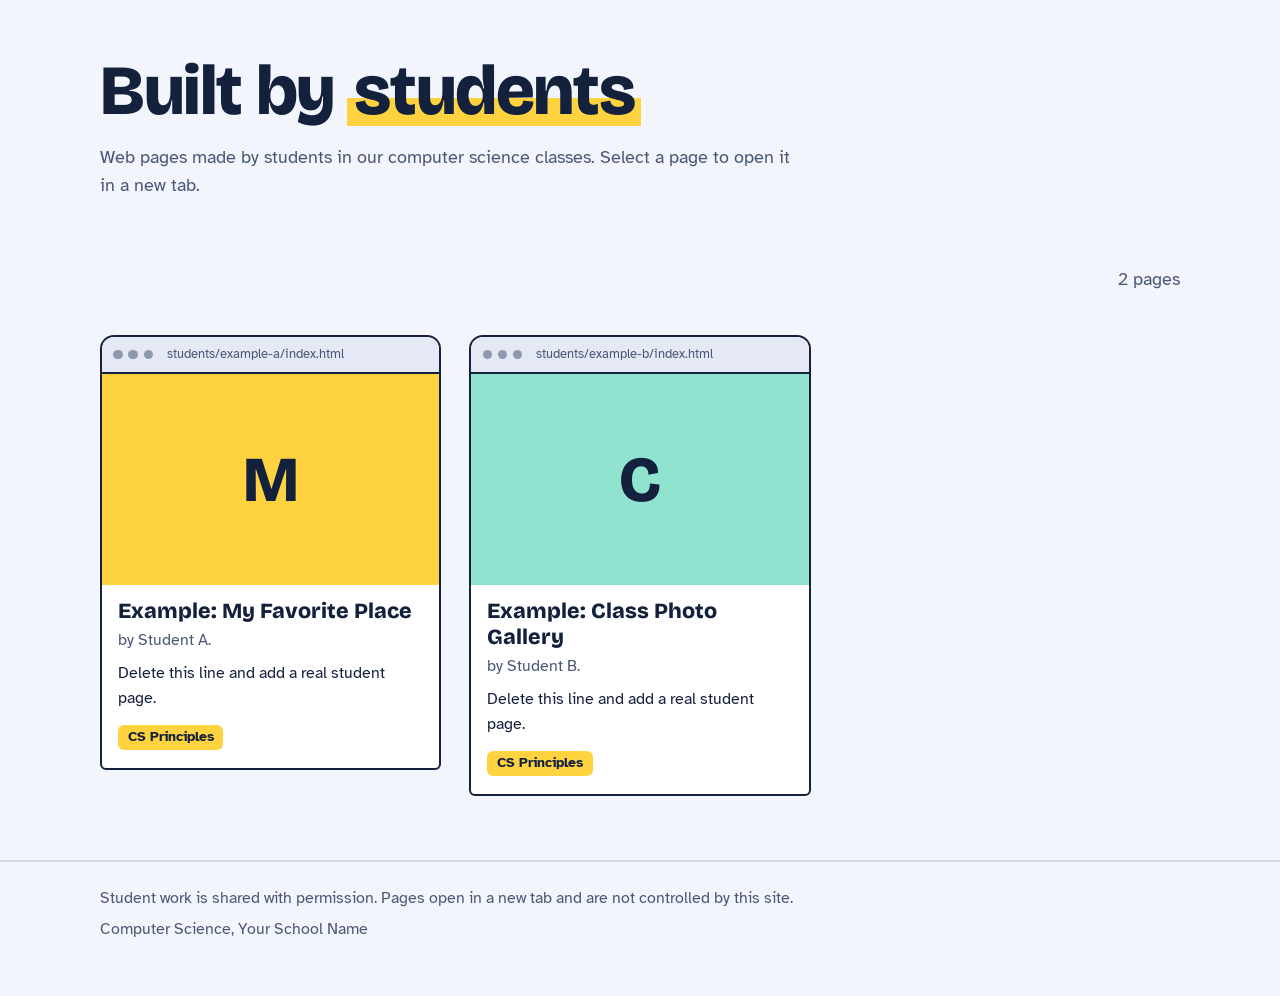
<file: index.html>
<!DOCTYPE html>
<html lang="en">
<head>
<meta charset="utf-8">
<meta name="viewport" content="width=device-width, initial-scale=1">
<title>Student Web Showcase</title>
<meta name="description" content="Web pages built by students in our computer science classes.">
<link rel="preconnect" href="https://fonts.googleapis.com">
<link rel="preconnect" href="https://fonts.gstatic.com" crossorigin>
<link href="https://fonts.googleapis.com/css2?family=Atkinson+Hyperlegible:wght@400;700&family=Bricolage+Grotesque:opsz,wght@12..96,600;12..96,800&display=swap" rel="stylesheet">
<style>
  :root {
    --bg: #f2f5fb;
    --surface: #ffffff;
    --ink: #14213d;
    --muted: #4a5878;
    --line: #cfd7e8;
    --accent: #2b55e0;
    --accent-ink: #ffffff;
    --highlight: #ffd23f;
    --frame: #e4e9f5;
    --focus: #14213d;
    color-scheme: light;
  }
  @media (prefers-color-scheme: dark) {
    :root:not([data-theme="light"]) {
      --bg: #0f1a33;
      --surface: #172445;
      --ink: #eef2fb;
      --muted: #aab6d3;
      --line: #2d3d66;
      --accent: #7f9bff;
      --accent-ink: #0f1a33;
      --highlight: #ffd23f;
      --frame: #22335c;
      --focus: #ffd23f;
      color-scheme: dark;
    }
  }

  * { box-sizing: border-box; }
  html { scroll-behavior: smooth; }
  body {
    margin: 0;
    background: var(--bg);
    color: var(--ink);
    font-family: "Atkinson Hyperlegible", system-ui, -apple-system, "Segoe UI", Arial, sans-serif;
    font-size: 1.125rem;
    line-height: 1.55;
  }
  a { color: inherit; }
  :focus-visible { outline: 3px solid var(--focus); outline-offset: 3px; }

  .wrap { max-width: 1120px; margin: 0 auto; padding: 0 1.25rem; }

  /* Header */
  header { padding: 3.5rem 0 2rem; }
  h1 {
    font-family: "Bricolage Grotesque", "Atkinson Hyperlegible", system-ui, sans-serif;
    font-weight: 800;
    font-size: clamp(2.4rem, 7vw, 4.4rem);
    line-height: 1.02;
    letter-spacing: -0.02em;
    margin: 0 0 1rem;
    max-width: 14ch;
  }
  h1 .mark {
    background: linear-gradient(transparent 58%, var(--highlight) 58% 92%, transparent 92%);
    padding: 0 0.1em;
  }
  .intro { max-width: 58ch; color: var(--muted); margin: 0; }

  /* Filters */
  .toolbar {
    display: flex; flex-wrap: wrap; align-items: center; gap: 0.6rem 1rem;
    padding: 1rem 0 1.5rem;
  }
  .filters { display: flex; flex-wrap: wrap; gap: 0.5rem; }
  .filters button {
    font: inherit; font-weight: 700;
    border: 2px solid var(--ink);
    background: transparent; color: var(--ink);
    padding: 0.4rem 1rem; border-radius: 999px; cursor: pointer;
  }
  .filters button:hover { background: var(--frame); }
  .filters button[aria-pressed="true"] { background: var(--ink); color: var(--bg); }
  .count { color: var(--muted); margin-left: auto; }

  /* Grid */
  .grid {
    list-style: none; margin: 0; padding: 0 0 4rem;
    display: grid; gap: 1.75rem;
    grid-template-columns: repeat(auto-fill, minmax(min(100%, 320px), 1fr));
  }
  .card { margin: 0; }
  .card a.open {
    display: block; text-decoration: none;
    background: var(--surface);
    border: 2px solid var(--ink);
    border-radius: 14px 14px 6px 6px;
    overflow: hidden;
  }
  .card a.open:hover .title { text-decoration: underline; text-decoration-thickness: 3px; text-underline-offset: 4px; }
  .card a.open:hover { border-color: var(--accent); }

  /* Browser frame: it's a web page, so it looks like one */
  .bar {
    display: flex; align-items: center; gap: 0.35rem;
    background: var(--frame); padding: 0.45rem 0.7rem;
    border-bottom: 2px solid var(--ink);
  }
  .bar i { width: 0.6rem; height: 0.6rem; border-radius: 50%; background: var(--muted); opacity: 0.55; }
  .bar span {
    margin-left: 0.5rem; font-size: 0.8rem; color: var(--muted);
    white-space: nowrap; overflow: hidden; text-overflow: ellipsis;
  }

  .shot { position: relative; aspect-ratio: 16 / 10; background: #fff; overflow: hidden; }
  .shot iframe {
    position: absolute; top: 0; left: 0;
    width: 1280px; height: 800px; border: 0;
    transform-origin: top left;
    pointer-events: none; background: #fff;
  }
  .shot img { width: 100%; height: 100%; object-fit: cover; display: block; }
  .shot .placeholder {
    position: absolute; inset: 0; display: grid; place-items: center;
    font-family: "Bricolage Grotesque", system-ui, sans-serif;
    font-weight: 800; font-size: 4rem; color: var(--ink);
    background: var(--hue, var(--highlight));
  }

  .info { padding: 0.9rem 1rem 1.1rem; }
  .title {
    font-family: "Bricolage Grotesque", "Atkinson Hyperlegible", system-ui, sans-serif;
    font-weight: 800; font-size: 1.35rem; line-height: 1.2; margin: 0 0 0.2rem;
  }
  .by { margin: 0 0 0.5rem; color: var(--muted); font-size: 1rem; }
  .desc { margin: 0 0 0.75rem; font-size: 1rem; }
  .tag {
    display: inline-block; font-size: 0.875rem; font-weight: 700;
    padding: 0.1rem 0.6rem; border-radius: 6px;
    background: var(--highlight); color: #14213d;
  }

  .empty { padding: 3rem 0 5rem; color: var(--muted); }
  .empty[hidden] { display: none; }

  footer { border-top: 2px solid var(--line); padding: 1.5rem 0 3rem; color: var(--muted); font-size: 1rem; }
  footer p { margin: 0 0 0.4rem; max-width: 70ch; }

  @media (prefers-reduced-motion: reduce) { html { scroll-behavior: auto; } }
</style>
</head>
<body>

<header>
  <div class="wrap">
    <h1>Built by <span class="mark">students</span></h1>
    <p class="intro">
      Web pages made by students in our computer science classes.
      Select a page to open it in a new tab.
    </p>
  </div>
</header>

<main class="wrap" id="main">
  <div class="toolbar">
    <div class="filters" id="filters" role="group" aria-label="Filter by class"></div>
    <p class="count" id="count" aria-live="polite"></p>
  </div>

  <ul class="grid" id="grid"></ul>

  <p class="empty" id="empty" hidden>No pages in this class yet. Check back soon.</p>
</main>

<footer>
  <div class="wrap">
    <p>Student work is shared with permission. Pages open in a new tab and are not controlled by this site.</p>
    <p id="credit"></p>
  </div>
</footer>

<script>
/* ============================================================
   TEACHER: EDIT THIS SECTION
   ------------------------------------------------------------
   To add a student page:
   1. Put the student's folder in this repo, for example:
        students/maria/index.html
   2. Copy one line below, paste it, and change the values.

   title        Name of the page
   student      First name and last initial only (ex: "Maria G.")
   course       Must match a name in COURSES below
   description  One short sentence (optional)
   url          Path to the page, relative to this file
   thumb        Optional screenshot, for example "students/maria/shot.png".
                If you leave it out, the page shows as a live preview.
   preview      Set to false to show a colored tile instead of a live
                preview (good for pages that are slow or use big files).
   ============================================================ */

const SITE_CREDIT = "Computer Science, Your School Name";

const COURSES = [
  "CS Principles"
];

const PROJECTS = [
  {
    title: "Example: My Favorite Place",
    student: "Student A.",
    course: "CS Principles",
    description: "Delete this line and add a real student page.",
    url: "students/example-a/index.html",
    preview: false
  },
  {
    title: "Example: Class Photo Gallery",
    student: "Student B.",
    course: "CS Principles",
    description: "Delete this line and add a real student page.",
    url: "students/example-b/index.html",
    preview: false
  }
];

/* ============================================================
   END OF EDIT SECTION. You should not need to change anything below.
   ============================================================ */

const grid = document.getElementById("grid");
const filtersEl = document.getElementById("filters");
const countEl = document.getElementById("count");
const emptyEl = document.getElementById("empty");
document.getElementById("credit").textContent = SITE_CREDIT;

const HUES = ["#ffd23f", "#8fe3cf", "#ffb4a2", "#b8c7ff", "#d6f28b"];
let active = "All";

function el(tag, attrs = {}, children = []) {
  const node = document.createElement(tag);
  for (const [k, v] of Object.entries(attrs)) {
    if (k === "text") node.textContent = v;
    else node.setAttribute(k, v);
  }
  children.forEach(c => node.appendChild(c));
  return node;
}

function buildShot(p, i) {
  const shot = el("div", { class: "shot" });
  if (p.thumb) {
    shot.appendChild(el("img", { src: p.thumb, alt: "Screenshot of " + p.title, loading: "lazy" }));
  } else if (p.preview === false) {
    const ph = el("div", { class: "placeholder", "aria-hidden": "true", text: (p.title.replace(/^Example:\s*/, "")[0] || "?").toUpperCase() });
    ph.style.setProperty("--hue", HUES[i % HUES.length]);
    shot.appendChild(ph);
  } else {
    shot.appendChild(el("iframe", {
      src: p.url,
      title: "Preview of " + p.title,
      loading: "lazy",
      sandbox: "allow-scripts",
      tabindex: "-1",
      "aria-hidden": "true"
    }));
  }
  return shot;
}

function buildCard(p, i) {
  const bar = el("div", { class: "bar", "aria-hidden": "true" }, [
    el("i"), el("i"), el("i"), el("span", { text: p.url })
  ]);
  const info = el("div", { class: "info" }, [
    el("h2", { class: "title", text: p.title }),
    el("p", { class: "by", text: "by " + p.student })
  ]);
  if (p.description) info.appendChild(el("p", { class: "desc", text: p.description }));
  info.appendChild(el("span", { class: "tag", text: p.course }));

  const link = el("a", {
    class: "open", href: p.url, target: "_blank", rel: "noopener",
    "aria-label": p.title + " by " + p.student + ". Opens in a new tab."
  }, [bar, buildShot(p, i), info]);

  const li = el("li", { class: "card", "data-course": p.course }, [link]);
  return li;
}

function scalePreviews() {
  document.querySelectorAll(".shot iframe").forEach(f => {
    const w = f.parentElement.clientWidth;
    if (w) f.style.transform = "scale(" + (w / 1280) + ")";
  });
}

function render() {
  const cards = grid.querySelectorAll(".card");
  let shown = 0;
  cards.forEach(c => {
    const match = active === "All" || c.dataset.course === active;
    c.hidden = !match;
    if (match) shown++;
  });
  countEl.textContent = shown + (shown === 1 ? " page" : " pages");
  emptyEl.hidden = shown !== 0;
  requestAnimationFrame(scalePreviews);
}

function buildFilters() {
  if (COURSES.length < 2) { filtersEl.hidden = true; return; }
  ["All", ...COURSES].forEach(name => {
    const b = el("button", { type: "button", "aria-pressed": name === active ? "true" : "false", text: name });
    b.addEventListener("click", () => {
      active = name;
      filtersEl.querySelectorAll("button").forEach(x =>
        x.setAttribute("aria-pressed", x === b ? "true" : "false"));
      render();
    });
    filtersEl.appendChild(b);
  });
}

buildFilters();
PROJECTS.forEach((p, i) => grid.appendChild(buildCard(p, i)));
render();
window.addEventListener("resize", scalePreviews);
window.addEventListener("load", scalePreviews);
</script>
</body>
</html>
</file>
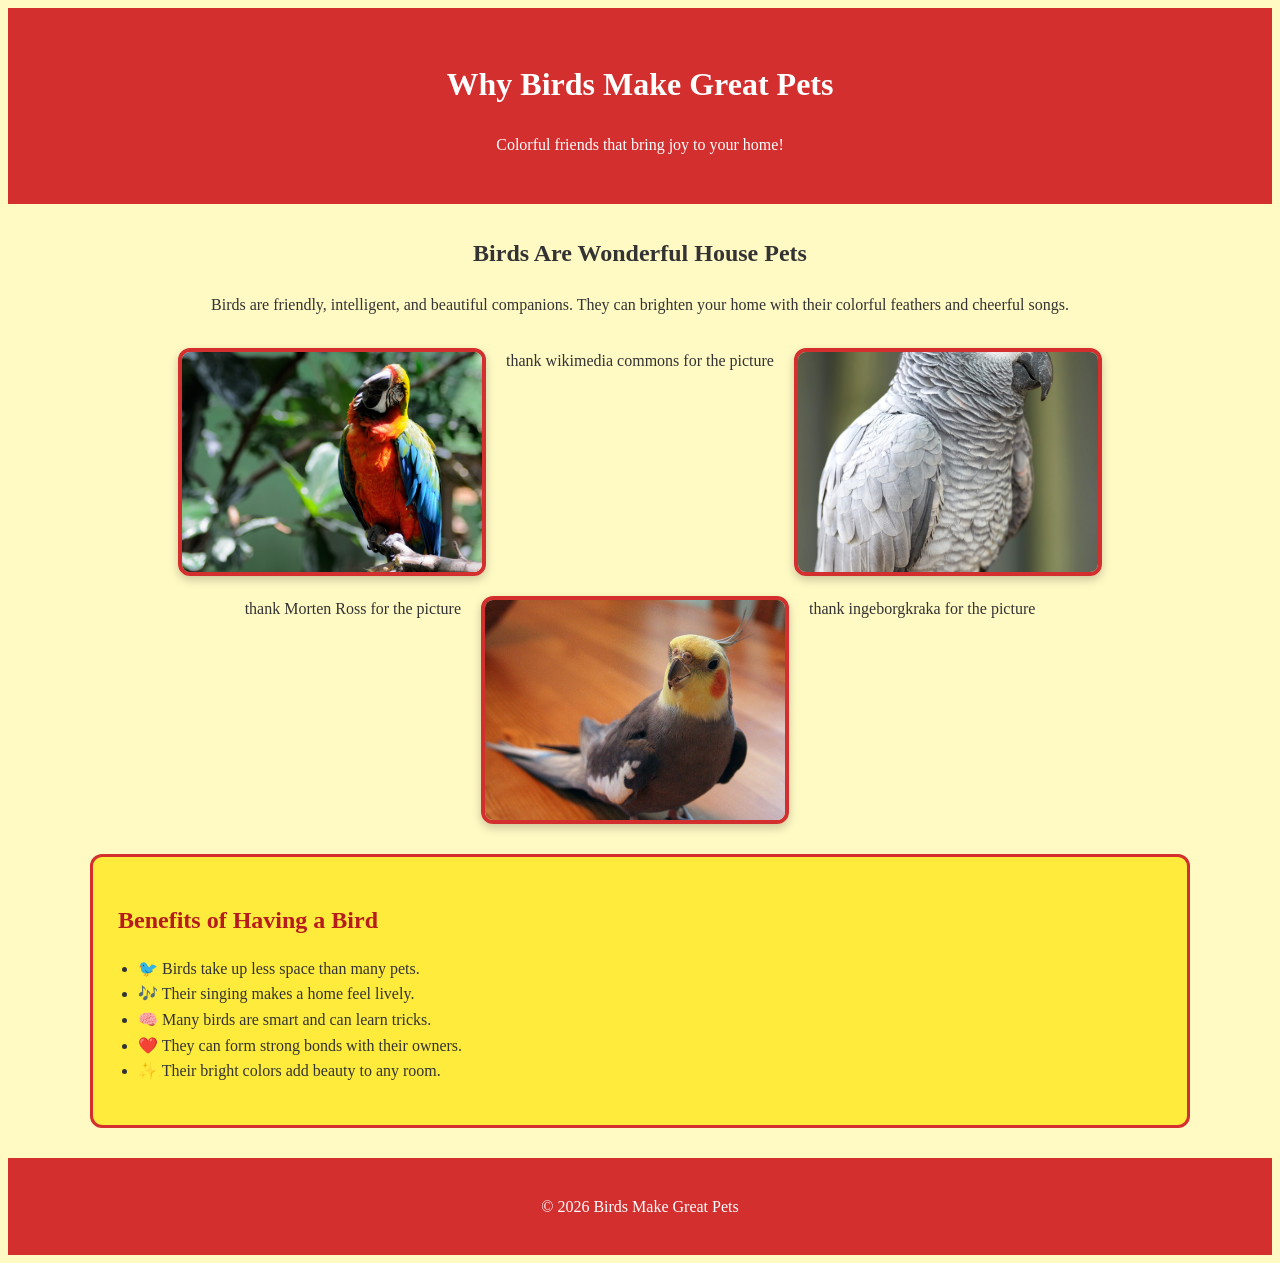
<file: bird.html>
<!DOCTYPE html>
<html>
  <body>
<!DOCTYPE html>
    <link rel="stylesheet" href="bird.css">
<html lang="en">
<head>
<meta charset="UTF-8">
<meta name="viewport" content="width=device-width, initial-scale=1.0">
<title>Birds: Great Pets for Your Home</title>
</head>
<body>

<header>
    <h1>Why Birds Make Great Pets</h1>
    <p>Colorful friends that bring joy to your home!</p>
</header>

<div class="container">

    <div class="intro">
        <h2>Birds Are Wonderful House Pets</h2>
        <p>
            Birds are friendly, intelligent, and beautiful companions.
            They can brighten your home with their colorful feathers and cheerful songs.
        </p>
    </div>

    <div class="gallery">
        <img src="colorful-Bird.jpg" alt="bird siting on a branch with many difrent colors">
      thank wikimedia commons for the picture
        <img src="gray-parrot.jpg" alt="Parrot">
      thank Morten Ross for the picture
        <img src="cockatielq.jpg" alt="Pet Bird">
      thank ingeborgkraka for the picture
    </div>

    <div class="benefits">
        <h2>Benefits of Having a Bird</h2>
        <ul>
            <li>🐦 Birds take up less space than many pets.</li>
            <li>🎶 Their singing makes a home feel lively.</li>
            <li>🧠 Many birds are smart and can learn tricks.</li>
            <li>❤️ They can form strong bonds with their owners.</li>
            <li>✨ Their bright colors add beauty to any room.</li>
        </ul>
    </div>

</div>

<footer>
    <p>© 2026 Birds Make Great Pets</p>
</footer>

</body>
</html>
  </body>
</html>
</file>
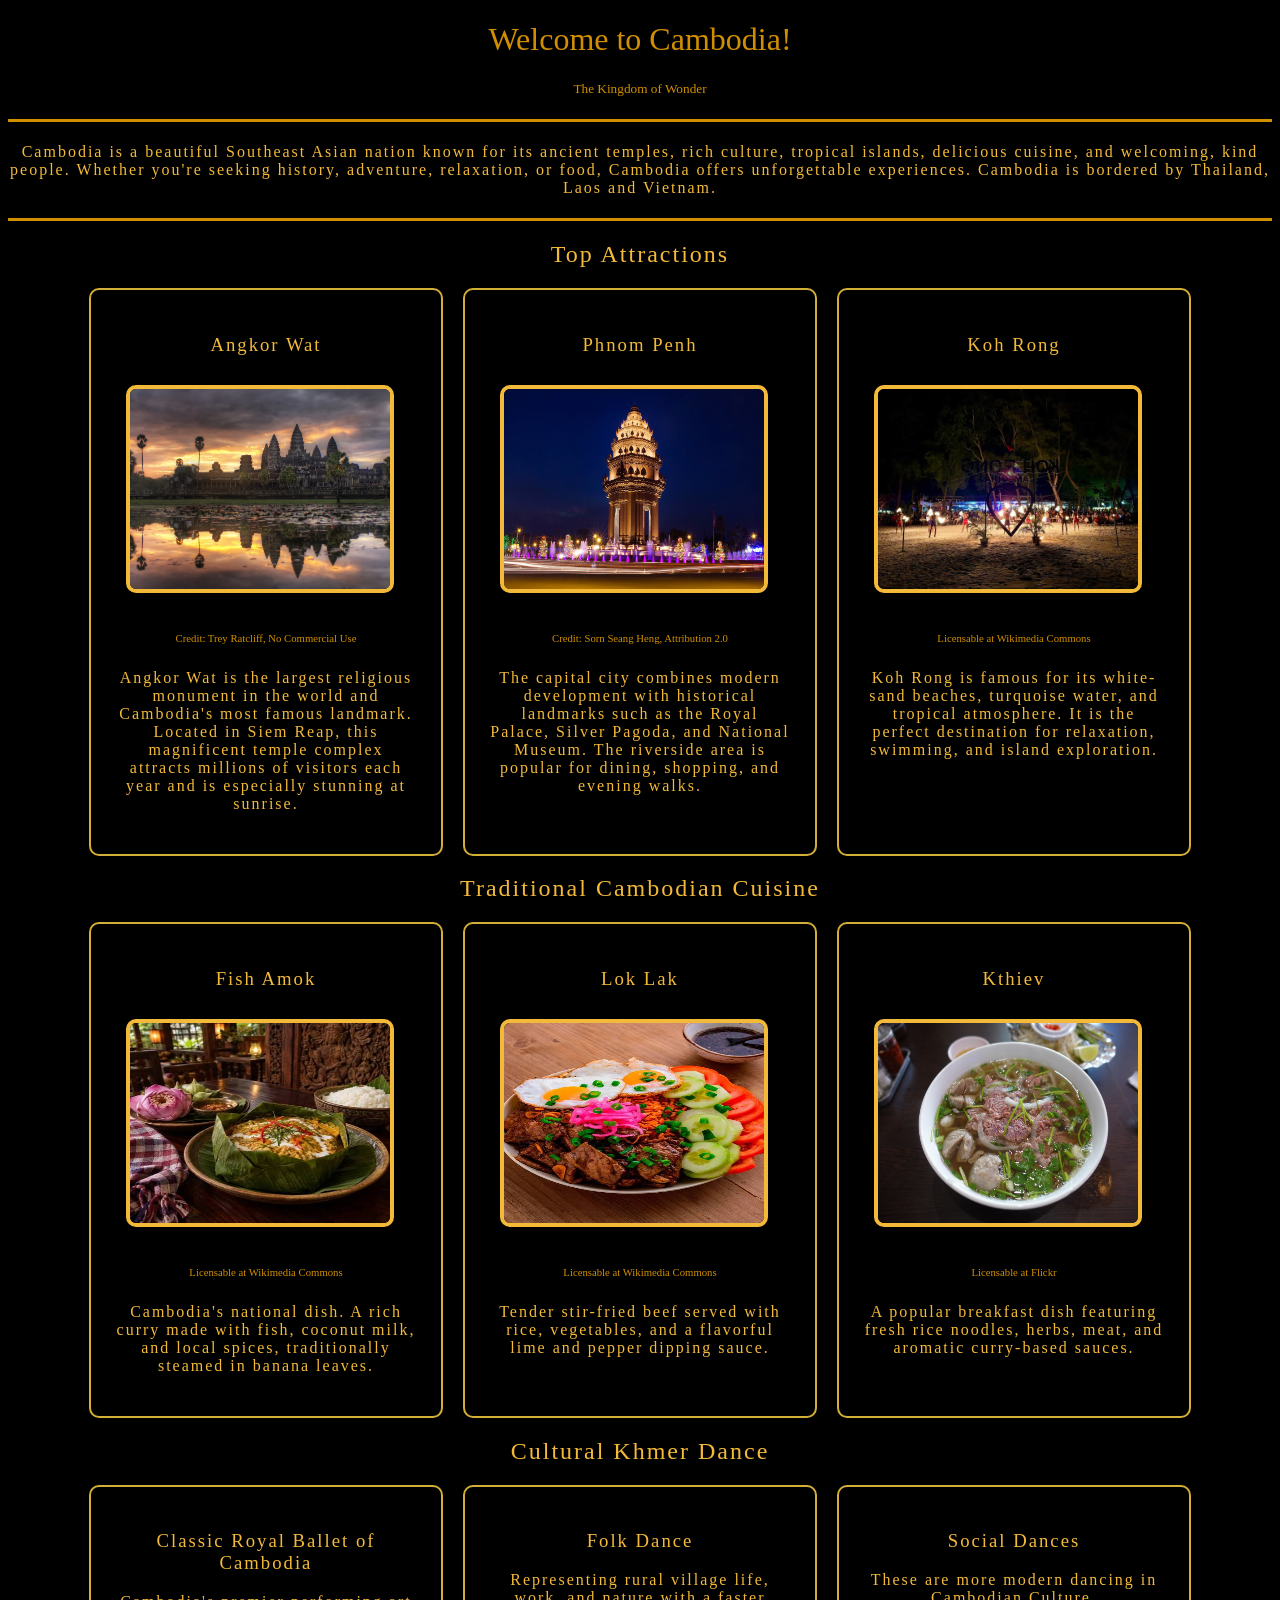
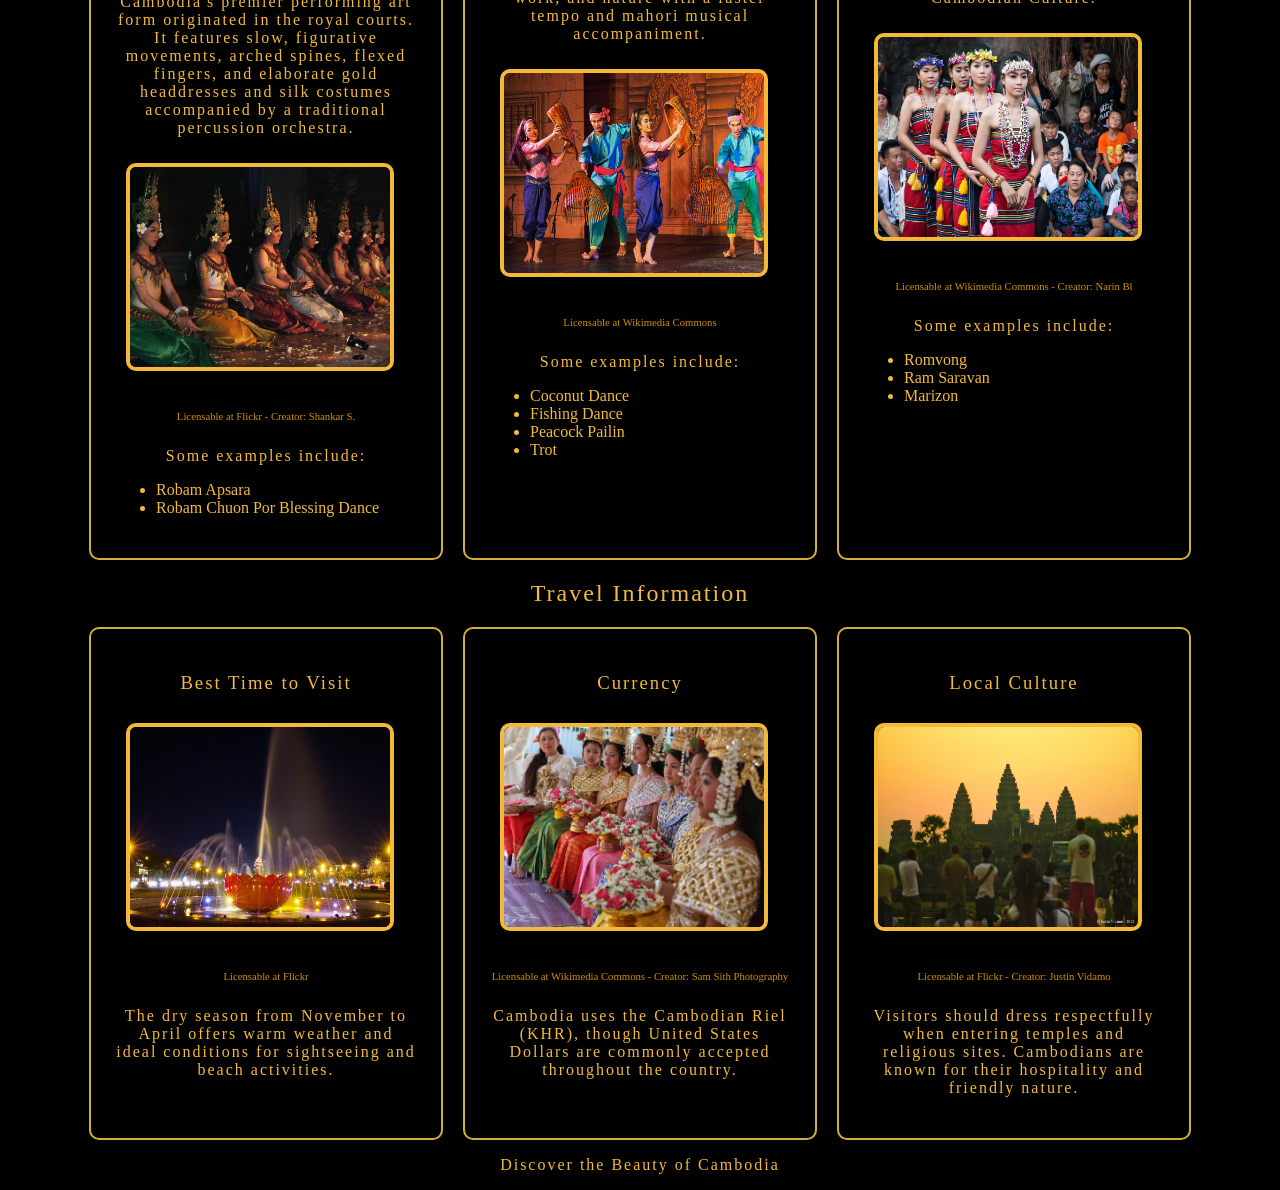
<file: cambodia.html>
<!DOCTYPE html>
<html>
  <head>
     <link rel="stylesheet" href="cambodia.css" type="text/css" />
</head>
  <body>
    <h1>Welcome to Cambodia!</h1>
    <h5>The Kingdom of Wonder</h5>
    <hr>
    <h4>Cambodia is a beautiful Southeast Asian nation known for its ancient temples, rich culture, tropical islands, delicious cuisine, and welcoming, kind people. Whether you're seeking history, adventure, relaxation, or food, Cambodia offers unforgettable experiences. Cambodia is bordered by Thailand, Laos and Vietnam. </h4>   
    <hr>
    <h2>Top Attractions</h2>
    <section>

    <div class="container">

        <div class="box">
            <h3>Angkor Wat</h3>
          <img src="angkorwat.jpeg" alt="angkorwat">
          <h6>Credit: Trey Ratcliff, No Commercial Use</h6>
            <p> Angkor Wat is the largest religious monument in the world
                and Cambodia's most famous landmark. Located in Siem Reap,
                this magnificent temple complex attracts millions of visitors
                each year and is especially stunning at sunrise.
            </p>
        </div>

        <div class="box">
            <h3>Phnom Penh</h3>
          <img src="roundabout.jpeg" alt="roundabout">
          <h6>Credit: Sorn Seang Heng, Attribution 2.0</h6>
            <p>
                The capital city combines modern development with historical
                landmarks such as the Royal Palace, Silver Pagoda, and
                National Museum. The riverside area is popular for dining,
                shopping, and evening walks.
            </p>
        </div>

        <div class="box">
            <h3>Koh Rong</h3>
          <img src="koh-rong.jpeg" alt="koh-rong-at-night">
          <h6>Licensable at Wikimedia Commons</h6>
            <p>
                Koh Rong is famous for its white-sand beaches, turquoise
                water, and tropical atmosphere. It is the perfect destination
                for relaxation, swimming, and island exploration.
            </p>
        </div>

    </div>
</section>

<section>
    <h2>Traditional Cambodian Cuisine</h2>

    <div class="container">

        <div class="box">
            <h3>Fish Amok</h3>
          <img src="fish-amok.jpeg" alt="fish amok">
          <h6>Licensable at Wikimedia Commons</h6>
            <p>
                Cambodia's national dish. A rich curry made with fish,
                coconut milk, and local spices, traditionally steamed in
                banana leaves.
            </p>
        </div>

        <div class="box">
            <h3>Lok Lak</h3>
          <img src="lok-lak.jpeg" alt="cambodian lok lak">
          <h6>Licensable at Wikimedia Commons</h6>
            <p>
                Tender stir-fried beef served with rice, vegetables,
                and a flavorful lime and pepper dipping sauce.
            </p>
        </div>

        <div class="box">
            <h3>Kthiev</h3>
          <img src="pho.jpeg" alt="cambodian pho">
          <h6>Licensable at Flickr</h6>
            <p>
                A popular breakfast dish featuring fresh rice noodles,
                herbs, meat, and aromatic curry-based sauces.
            </p>
        </div>

    </div>
</section>

<section>
    <h2>Cultural Khmer Dance</h2>

    <div class="container">

        <div class="box">
            <h3>Classic Royal Ballet of Cambodia</h3>
            <p>
                Cambodia's premier performing art form originated in the royal courts. It features slow, figurative movements, arched spines, flexed fingers, and elaborate gold headdresses and silk costumes accompanied by a traditional percussion orchestra.
            </p>
          <img src="khmer-apsara.jpeg" alt="robam apsara khmer dance">
          <h6>Licensable at Flickr - Creator: Shankar S.</h6>
          <p>
              Some examples include:
              <ul>
            <li>Robam Apsara</li>
                <li>Robam Chuon Por Blessing Dance</li>
          </ul>
            </p>
        </div>

        <div class="box">
            <h3>Folk Dance</h3>
            <p>
              Representing rural village life, work, and nature with a faster tempo and mahori musical accompaniment.</p>
          <img src="fishing-dance.jpeg" alt="khmer fishing dance">
          <h6>Licensable at Wikimedia Commons</h6>
          <p>
              Some examples include:
              <ul>
            <li>Coconut Dance</li>
                <li>Fishing Dance</li>
                <li>Peacock Pailin</li>
               <li>Trot</li>
          </ul>
            </p>
        </div>

        <div class="box">
            <h3>Social Dances</h3>
          <p>
            These are more modern dancing in Cambodian Culture.
          </p>
          <img src="saravan.jpeg" alt="khmer ram saravan">
          <h6>Licensable at Wikimedia Commons - Creator: Narin Bl</h6>
            <p>
              Some examples include:
              <ul>
            <li>Romvong</li>
                <li>Ram Saravan</li>
                <li>Marizon</li>
          </ul>
            </p>
        </div>

    </div>
</section>
    <section>
     <h2>Travel Information</h2>

    <div class="container">

        <div class="box">
            <h3>Best Time to Visit</h3>
          <img src="phnom-penh-scenery.jpg" alt="phnom penh">
          <h6>Licensable at Flickr</h6>
            <p>
                The dry season from November to April offers warm weather
                and ideal conditions for sightseeing and beach activities.
            </p>
        </div>

        <div class="box">
            <h3>Currency</h3>
          <img src="khmer-new-year.jpg" alt="khmer people">
          <h6>Licensable at Wikimedia Commons - Creator: Sam Sith Photography</h6>
            <p>
                Cambodia uses the Cambodian Riel (KHR), though United States
                Dollars are commonly accepted throughout the country.
            </p>
        </div>

        <div class="box">
            <h3>Local Culture</h3>
          <img src="clothing-travel.jpeg" alt="tourists in cambodia with appropriate attire">
          <h6>Licensable at Flickr - Creator: Justin Vidamo</h6>
            <p>
                Visitors should dress respectfully when entering temples and
                religious sites. Cambodians are known for their hospitality
                and friendly nature.
            </p>
        </div>

    </div>
</section>

<footer>
    <p>Discover the Beauty of Cambodia</p>
</footer>
    
  </body>
</html>
</file>
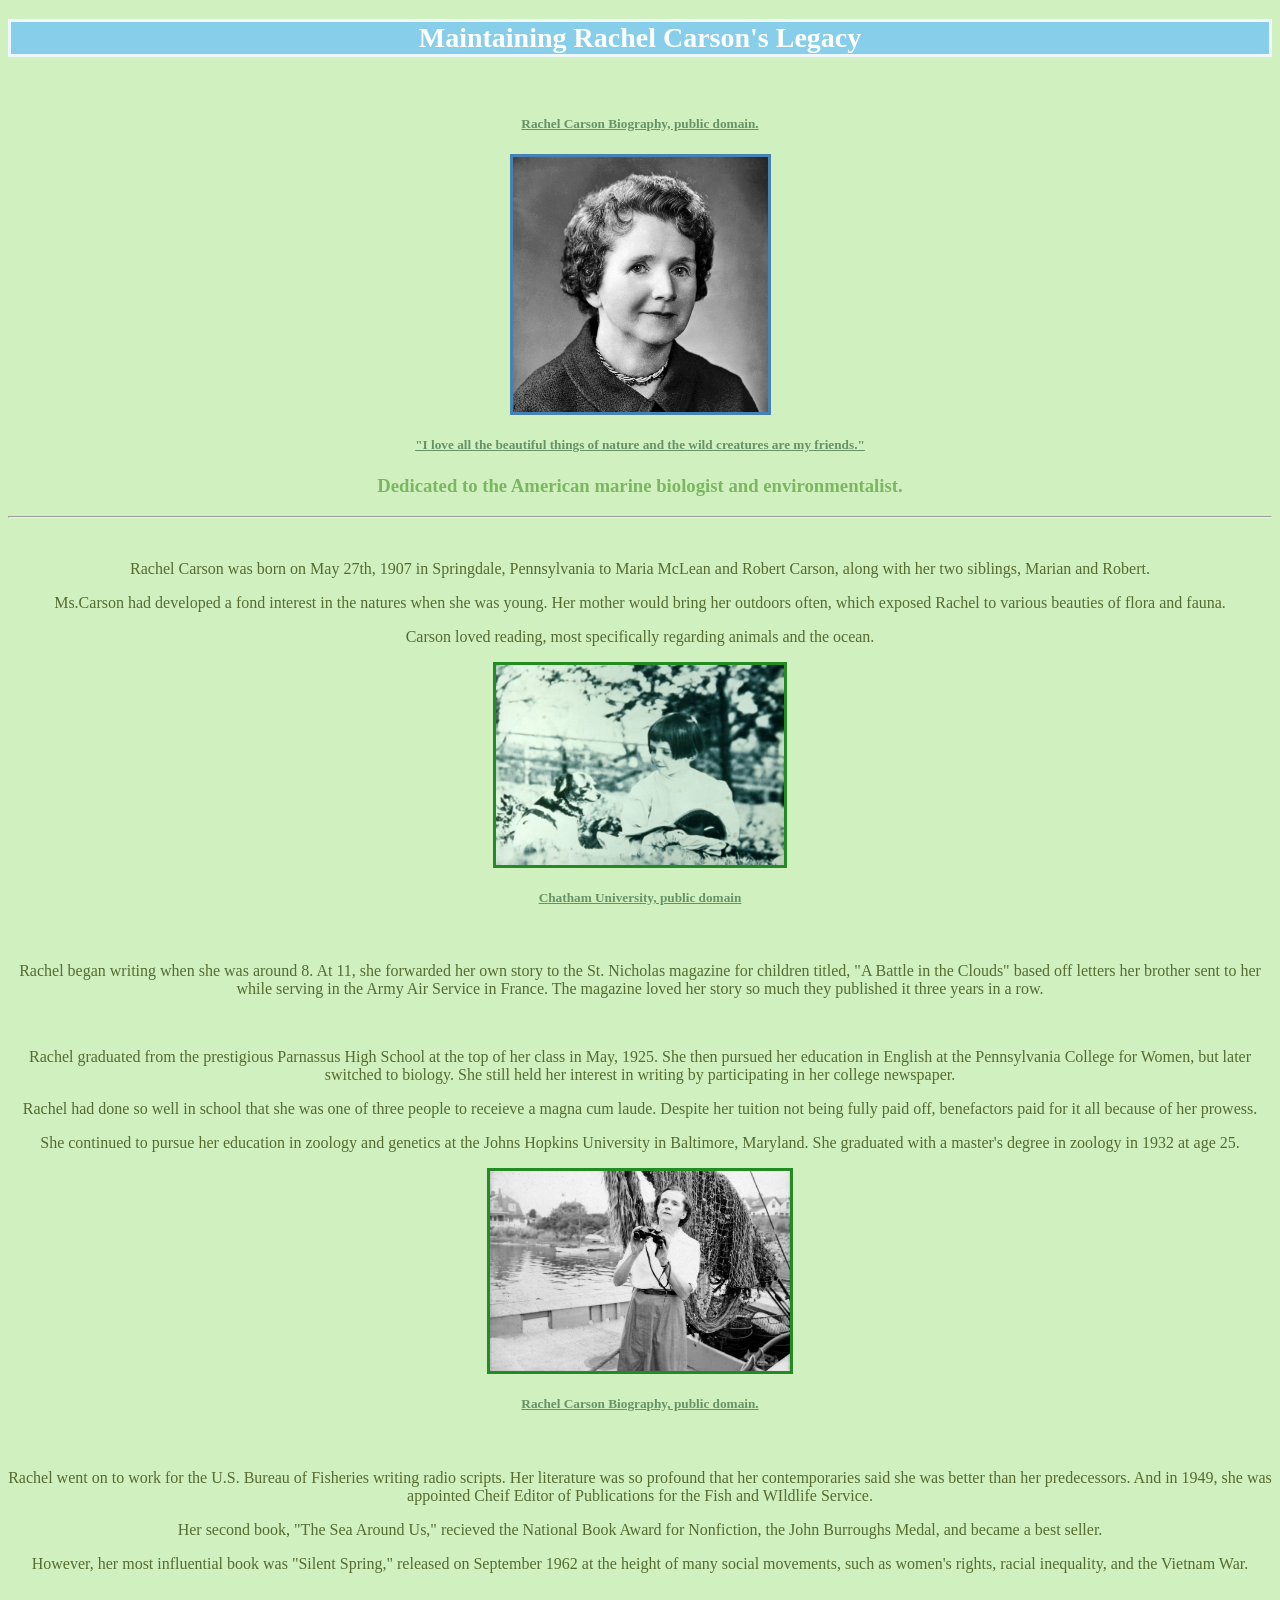
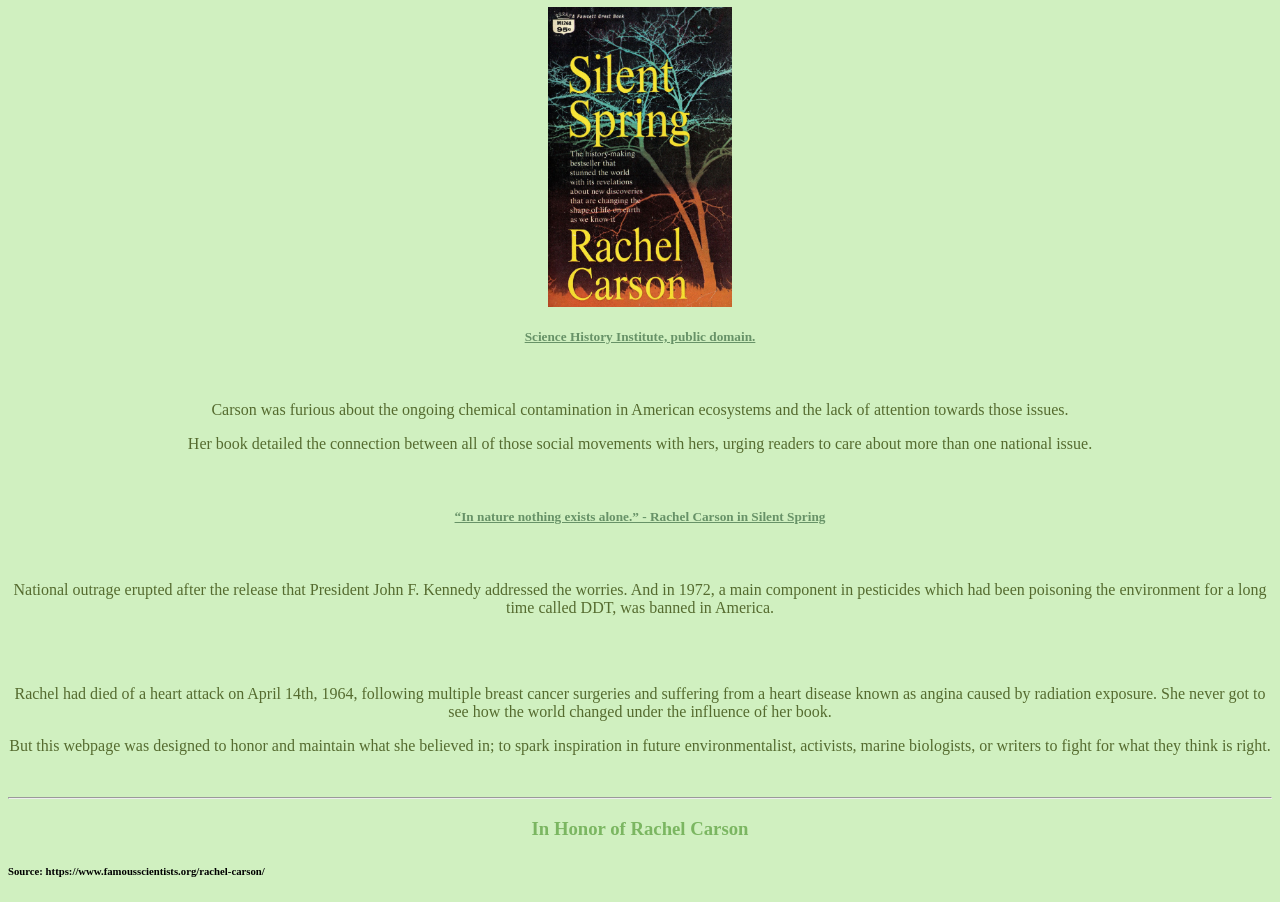
<file: carson.html>
<!DOCTYPE html>
<html>
  <body>
    <link rel="stylesheet" href="carson.css">
      <h1>Maintaining Rachel Carson's Legacy</h1>

    <br>
      <h5>Rachel Carson Biography, public domain.</h5>
    <img class="rachel" src="rachel.jpg" alt="Rachel Carson Portrait.">
    <h5 class="quote">"I love all the beautiful things of nature and the wild creatures are my friends."</h5>
    <h3>Dedicated to the American marine biologist and environmentalist.</h3>

    <hr>
    <br>

<p>Rachel Carson was born on May 27th, 1907 in Springdale, Pennsylvania to Maria McLean and Robert Carson, along with her two siblings, Marian and Robert.</p>
    <p>Ms.Carson had developed a fond interest in the natures when she was young. Her mother would bring her outdoors often, which exposed Rachel to various beauties of flora and fauna.</p>
    <p>Carson loved reading, most specifically regarding animals and the ocean.</p>
    <img class="child" src="carsonchild.jpg" alt="Carson with her pet dog.">
    <h5>Chatham University, public domain</h5>
    <br>
        

    <p>Rachel began writing when she was around 8. At 11, she forwarded her own story to the St. Nicholas magazine for children titled, "A Battle in the Clouds" based off letters her brother sent to her while serving in the Army Air Service in France. The magazine loved her story so much they published it three years in a row.</p>

    <br>
    <p>Rachel graduated from the prestigious Parnassus High School at the top of her class in May, 1925. She then pursued her education in English at the Pennsylvania College for Women, but later switched to biology. She still held her interest in writing by participating in her college newspaper.</p>
    <p>Rachel had done so well in school that she was one of three people to receieve a magna cum laude. Despite her tuition not being fully paid off, benefactors paid for it all because of her prowess.</p>

    <p>She continued to pursue her education in zoology and genetics at the Johns Hopkins University in Baltimore, Maryland. She graduated with a master's degree in zoology in 1932 at age 25.</p>    
<img class="carson" src="Carson.jpg" alt="Rachel Carson on a boat with binoculars.">
    <h5>Rachel Carson Biography, public domain. </h5>
    <br>
    <p>Rachel went on to work for the U.S. Bureau of Fisheries writing radio scripts. Her literature was so profound that her contemporaries said she was better than her predecessors. And in 1949, she was appointed Cheif Editor of Publications for the Fish and WIldlife Service.</p>

    <p>Her second book, "The Sea Around Us," recieved the National Book Award for Nonfiction, the John Burroughs Medal, and became a best seller.</p>
    
    <p>However, her most influential book was "Silent Spring," released on September 1962 at the height of many social movements, such as women's rights, racial inequality, and the Vietnam War.</p>

    <br>
<img class="silent" src="silentspring.jpg" alt="Silent Spring cover photo.">
    <h5>Science History Institute, public domain.</h5>
    <br>

    <p>Carson was furious about the ongoing chemical contamination in American ecosystems and the lack of attention towards those issues.</p>

    <p>Her book detailed the connection between all of those social movements with hers, urging readers to care about more than one national issue.</p>

    <br>
    
    <h5>“In nature nothing exists alone.” - Rachel Carson in Silent Spring</h5>

    <br>
    
<p>National outrage erupted after the release that President John F. Kennedy addressed the worries. And in 1972, a main component in pesticides which had been poisoning the environment for a long time called DDT, was banned in America.</p>


    <br>
    <br>
<p>Rachel had died of a heart attack on April 14th, 1964, following multiple breast cancer surgeries and suffering from a heart disease known as angina caused by radiation exposure. She never got to see how the world changed under the influence of her book.</p>

    <p>But this webpage was designed to honor and maintain what she believed in; to spark inspiration in future environmentalist, activists, marine biologists, or writers to fight for what they think is right.</p>

    <br>
    <hr>

    <h3>In Honor of Rachel Carson</h3>
    <h6>Source:
    https://www.famousscientists.org/rachel-carson/</h6>
  </body>
</html>
</file>
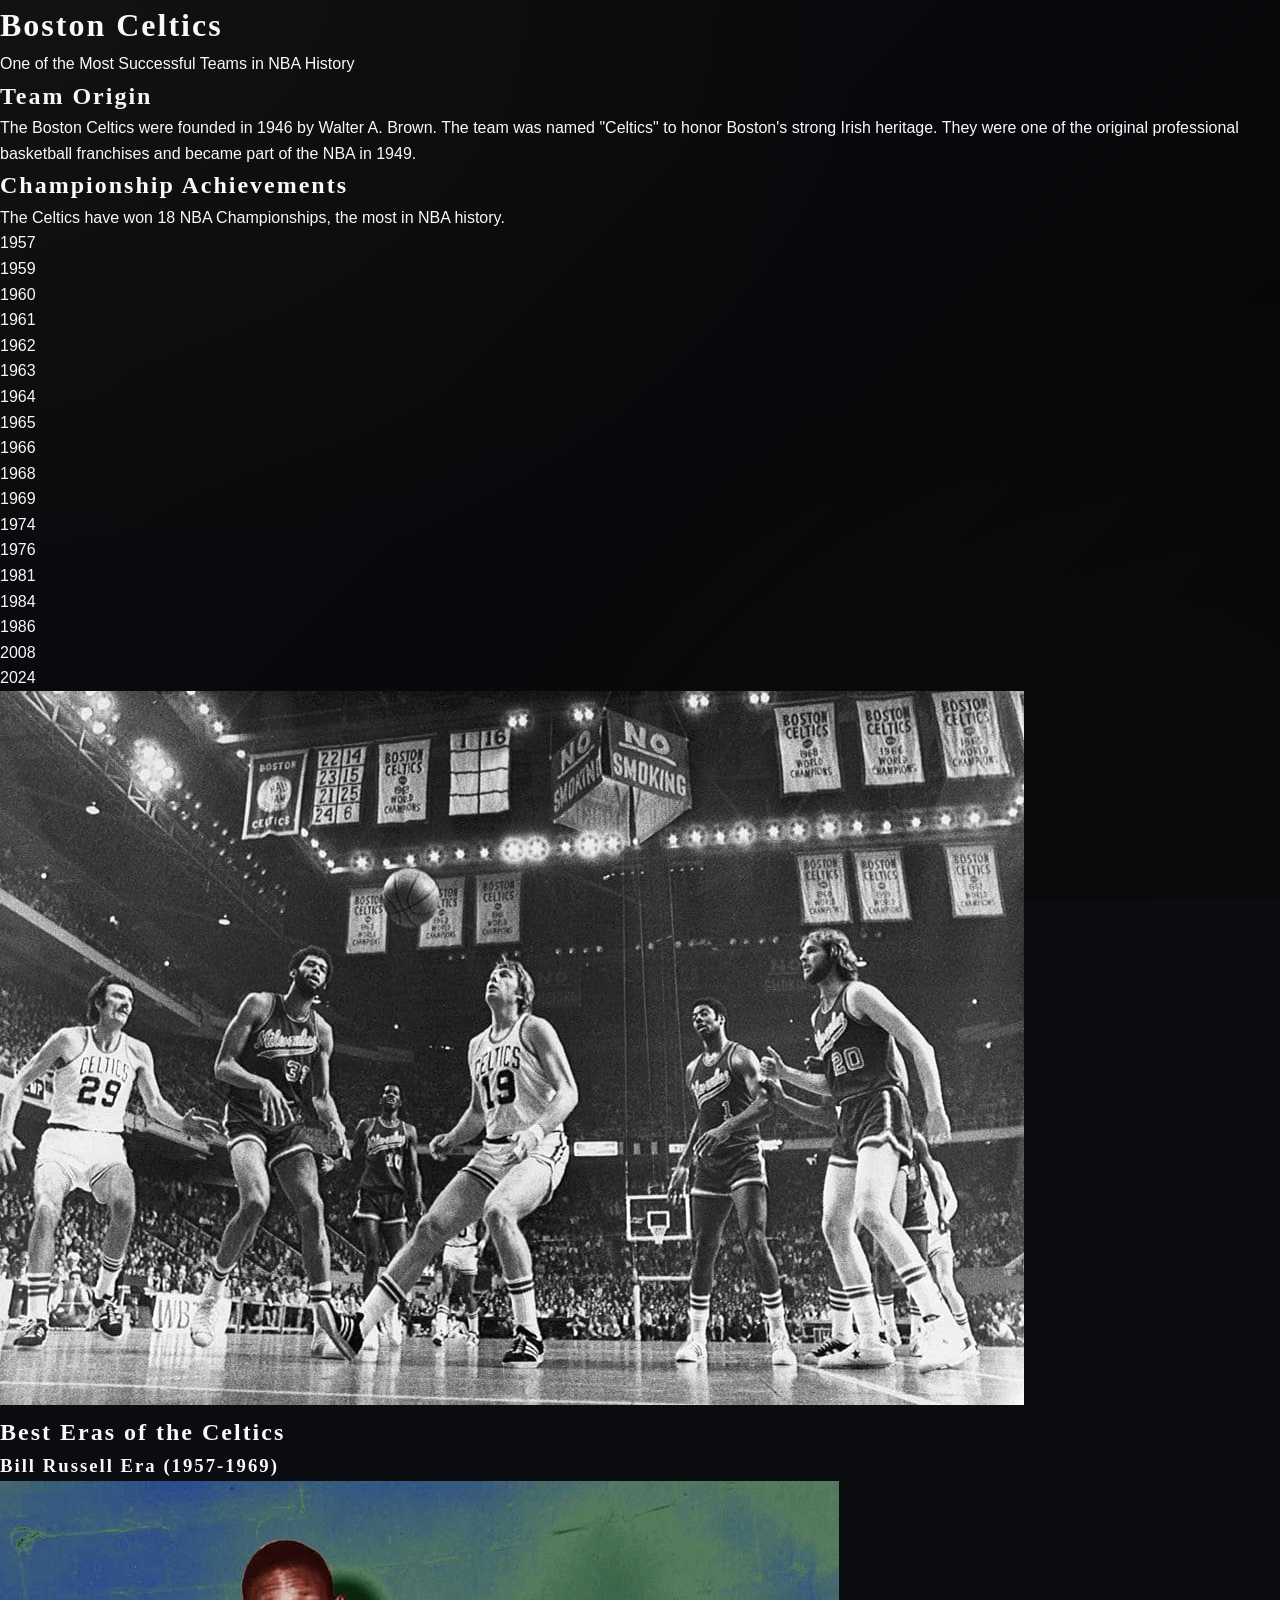
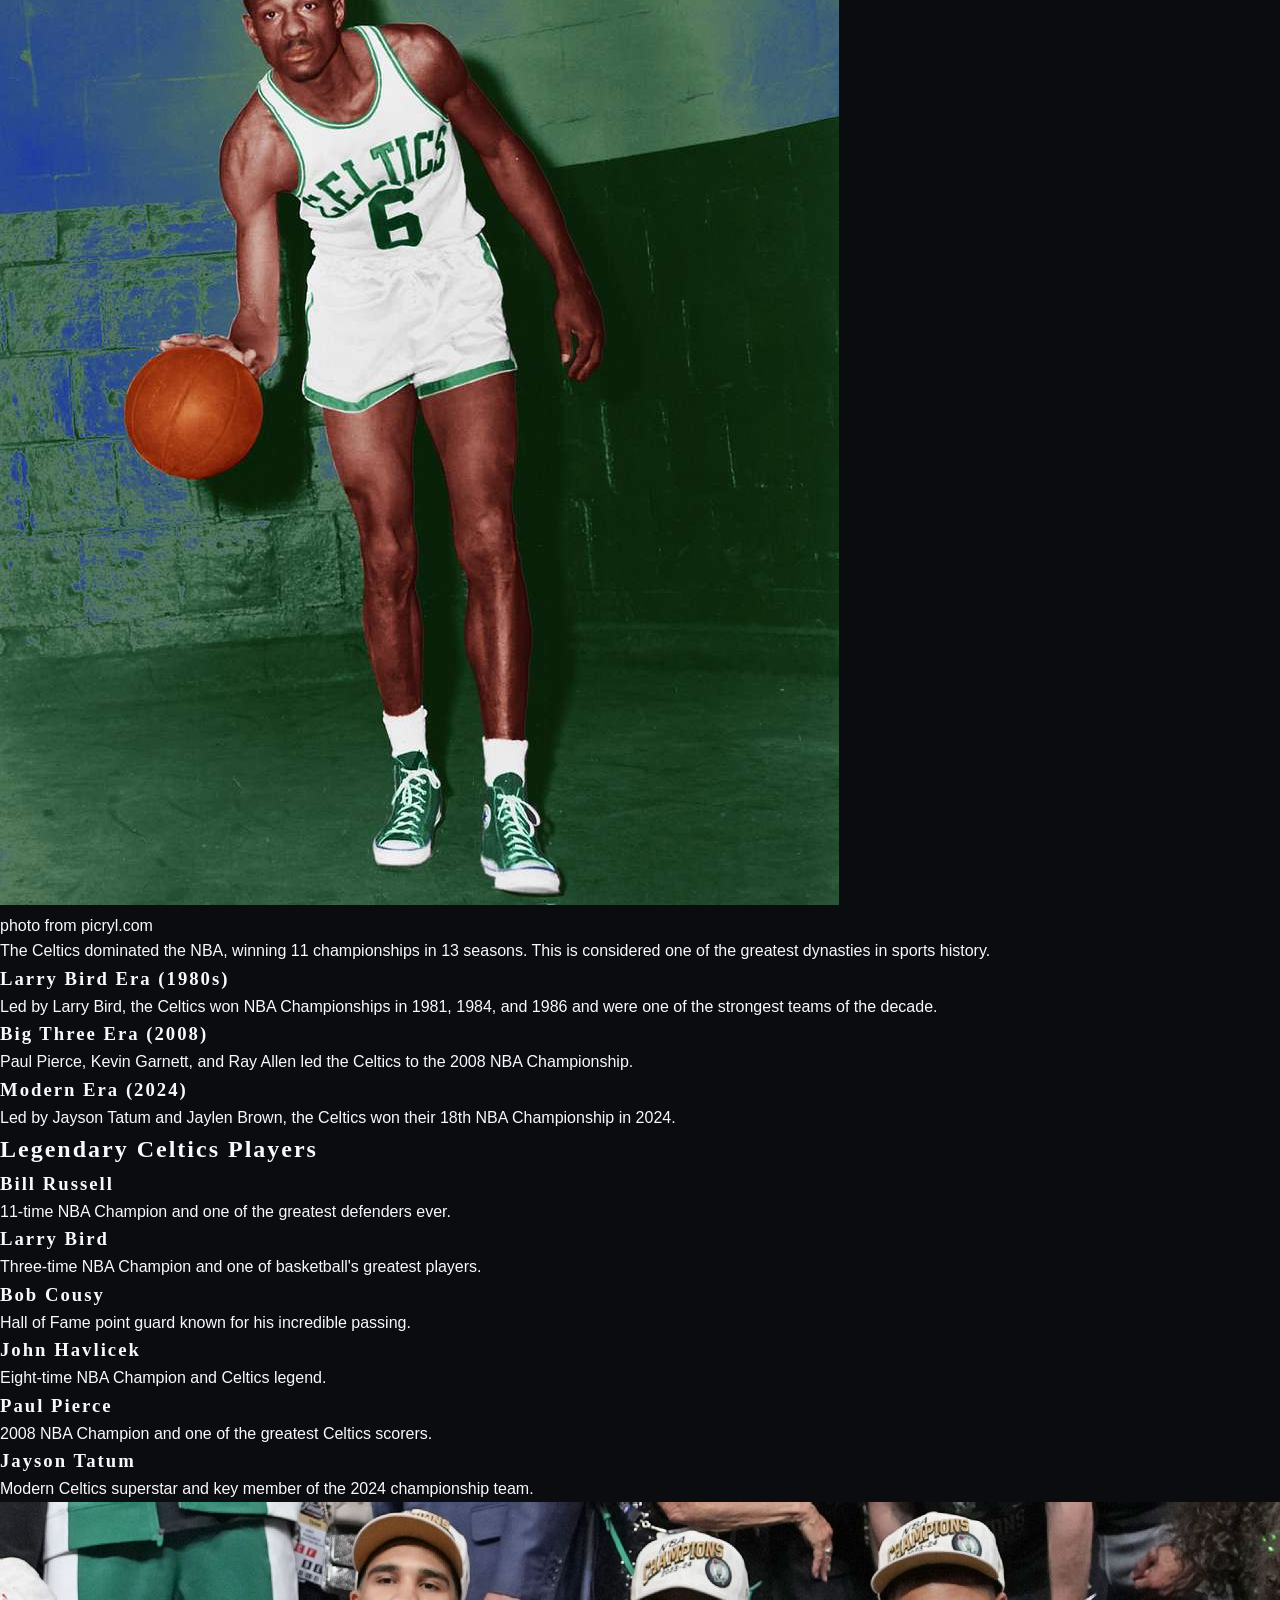
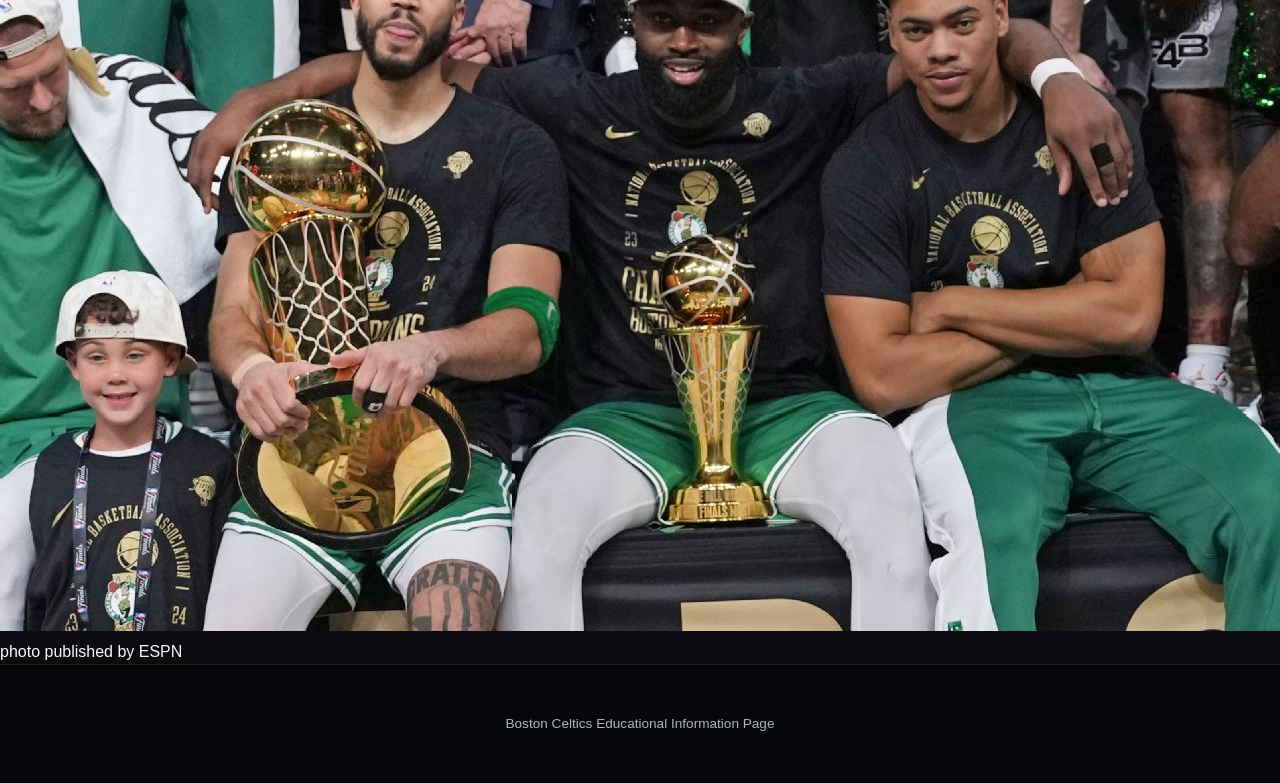
<file: celtics.html>
<!DOCTYPE html>
<html lang="en">
<head>
    <meta charset="UTF-8">
    <meta name="viewport" content="width=device-width, initial-scale=1.0">
    <title>Boston Celtics History</title>
    <link rel="stylesheet" href="style.css">
</head>
<body>

    <header>
        <h1>Boston Celtics</h1>
        <p>One of the Most Successful Teams in NBA History</p>
    </header>

    <section>
        <h2>Team Origin</h2>
        <p>
            The Boston Celtics were founded in 1946 by Walter A. Brown.
            The team was named "Celtics" to honor Boston's strong Irish heritage.
            They were one of the original professional basketball franchises and
            became part of the NBA in 1949.
        </p>
    </section>

    <section>
        <h2>Championship Achievements</h2>
        <p>
            The Celtics have won 18 NBA Championships, the most in NBA history.
        </p>

        <ul>
            <li>1957</li>
            <li>1959</li>
            <li>1960</li>
            <li>1961</li>
            <li>1962</li>
            <li>1963</li>
            <li>1964</li>
            <li>1965</li>
            <li>1966</li>
            <li>1968</li>
            <li>1969</li>
            <li>1974</li>
            <li>1976</li>
            <li>1981</li>
            <li>1984</li>
            <li>1986</li>
            <li>2008</li>
            <li>2024</li>
        </ul>
    </section>
<img src="idk-w.jpg">
    <section>
        <h2>Best Eras of the Celtics</h2>

        <h3>Bill Russell Era (1957-1969)</h3>
      <img src="bill-russell-dribbling-boston-celtics-ca5180-1024.jpg">
        <p>photo from picryl.com</p>
       
      <p>   The Celtics dominated the NBA, winning 11 championships in 13 seasons.
            This is considered one of the greatest dynasties in sports history.
        </p>

        <h3>Larry Bird Era (1980s)</h3>
        <p>
            Led by Larry Bird, the Celtics won NBA Championships in 1981, 1984,
            and 1986 and were one of the strongest teams of the decade.
        </p>

        <h3>Big Three Era (2008)</h3>
        <p>
            Paul Pierce, Kevin Garnett, and Ray Allen led the Celtics to the
            2008 NBA Championship.
        </p>

        <h3>Modern Era (2024)</h3>
        <p>
            Led by Jayson Tatum and Jaylen Brown, the Celtics won their
            18th NBA Championship in 2024.
        </p>
    </section>

    <section>
        <h2>Legendary Celtics Players</h2>

        <div class="player">
            <h3>Bill Russell</h3>
            <p>11-time NBA Champion and one of the greatest defenders ever.</p>
        </div>

        <div class="player">
            <h3>Larry Bird</h3>
            <p>Three-time NBA Champion and one of basketball's greatest players.</p>
        </div>

        <div class="player">
            <h3>Bob Cousy</h3>
            <p>Hall of Fame point guard known for his incredible passing.</p>
        </div>

        <div class="player">
            <h3>John Havlicek</h3>
            <p>Eight-time NBA Champion and Celtics legend.</p>
        </div>

        <div class="player">
            <h3>Paul Pierce</h3>
            <p>2008 NBA Champion and one of the greatest Celtics scorers.</p>
        </div>

        <div class="player">
            <h3>Jayson Tatum</h3>
            <p>Modern Celtics superstar and key member of the 2024 championship team.</p>
          <img src="the-jays.jpg">
          <p>photo published by ESPN</p>
        </div>
    </section>

    <footer>
        <p>Boston Celtics Educational Information Page</p>
    </footer>

</body>
</html>
</file>
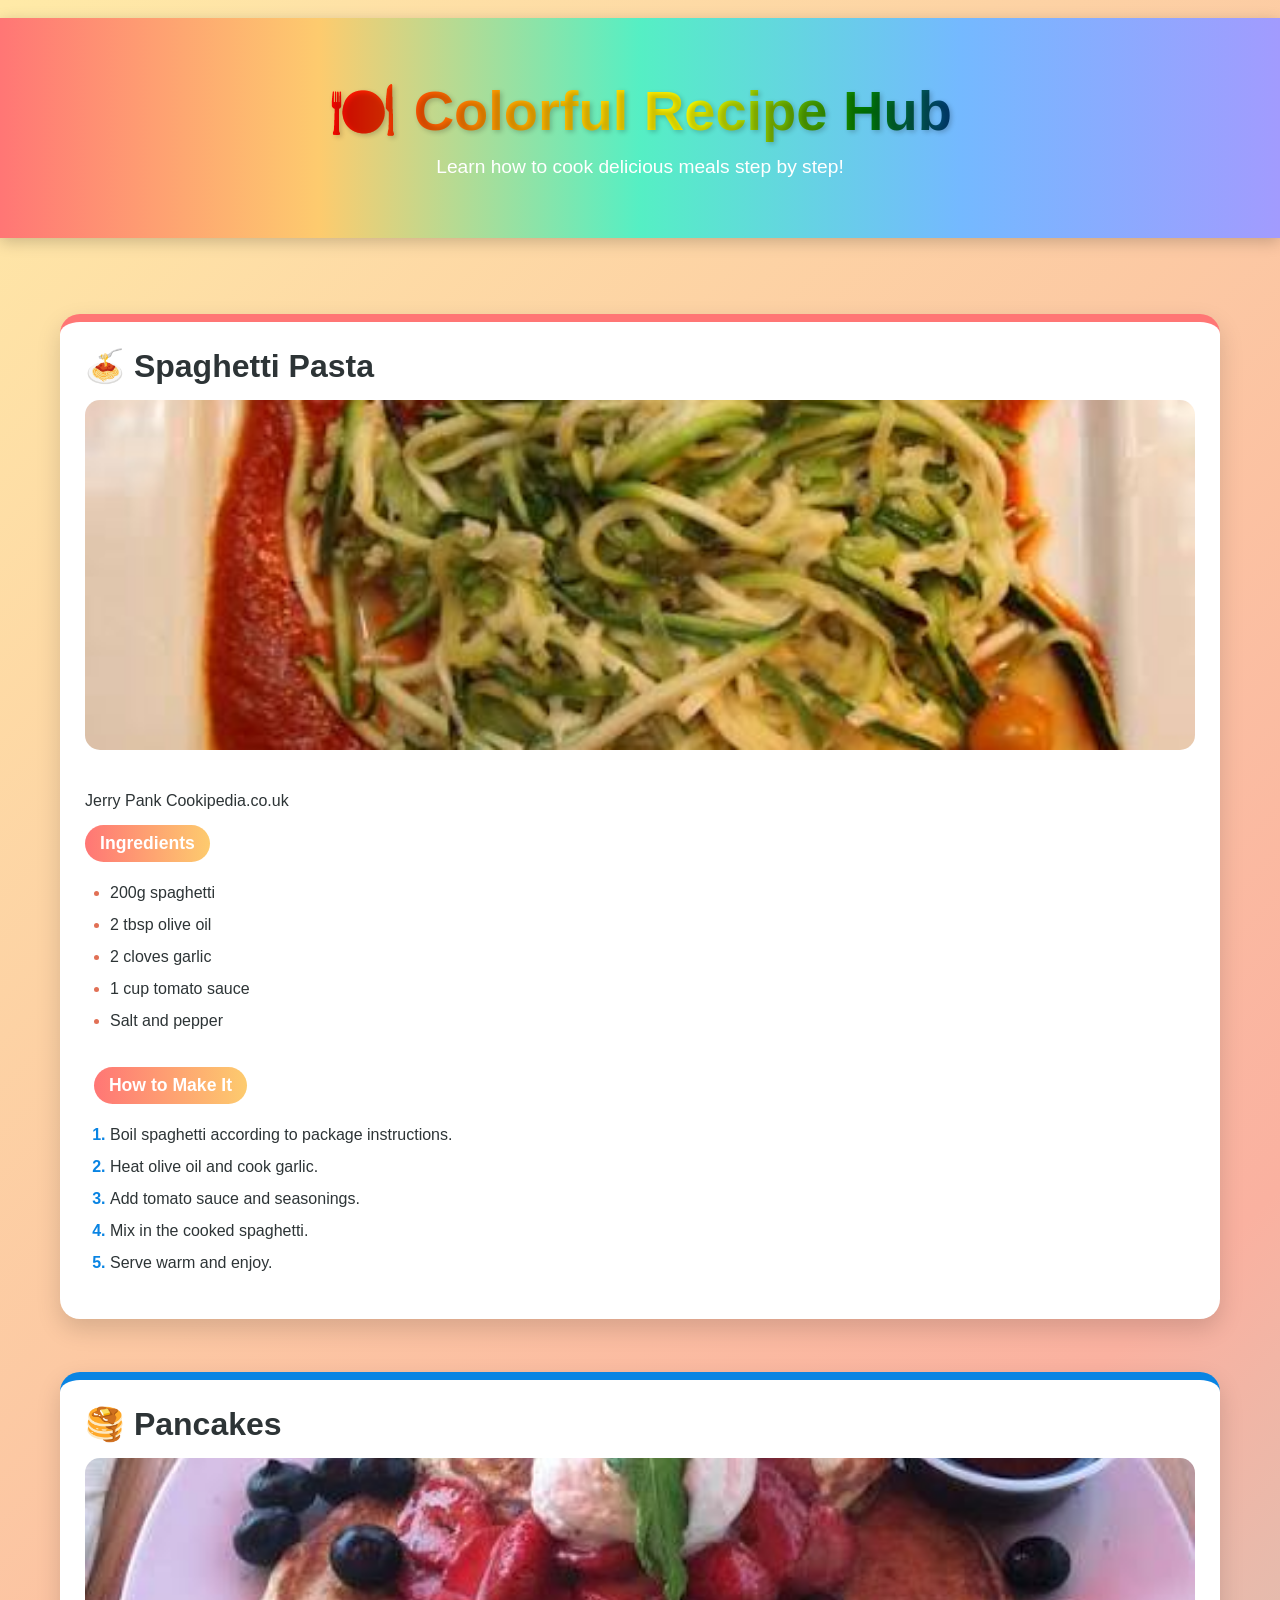
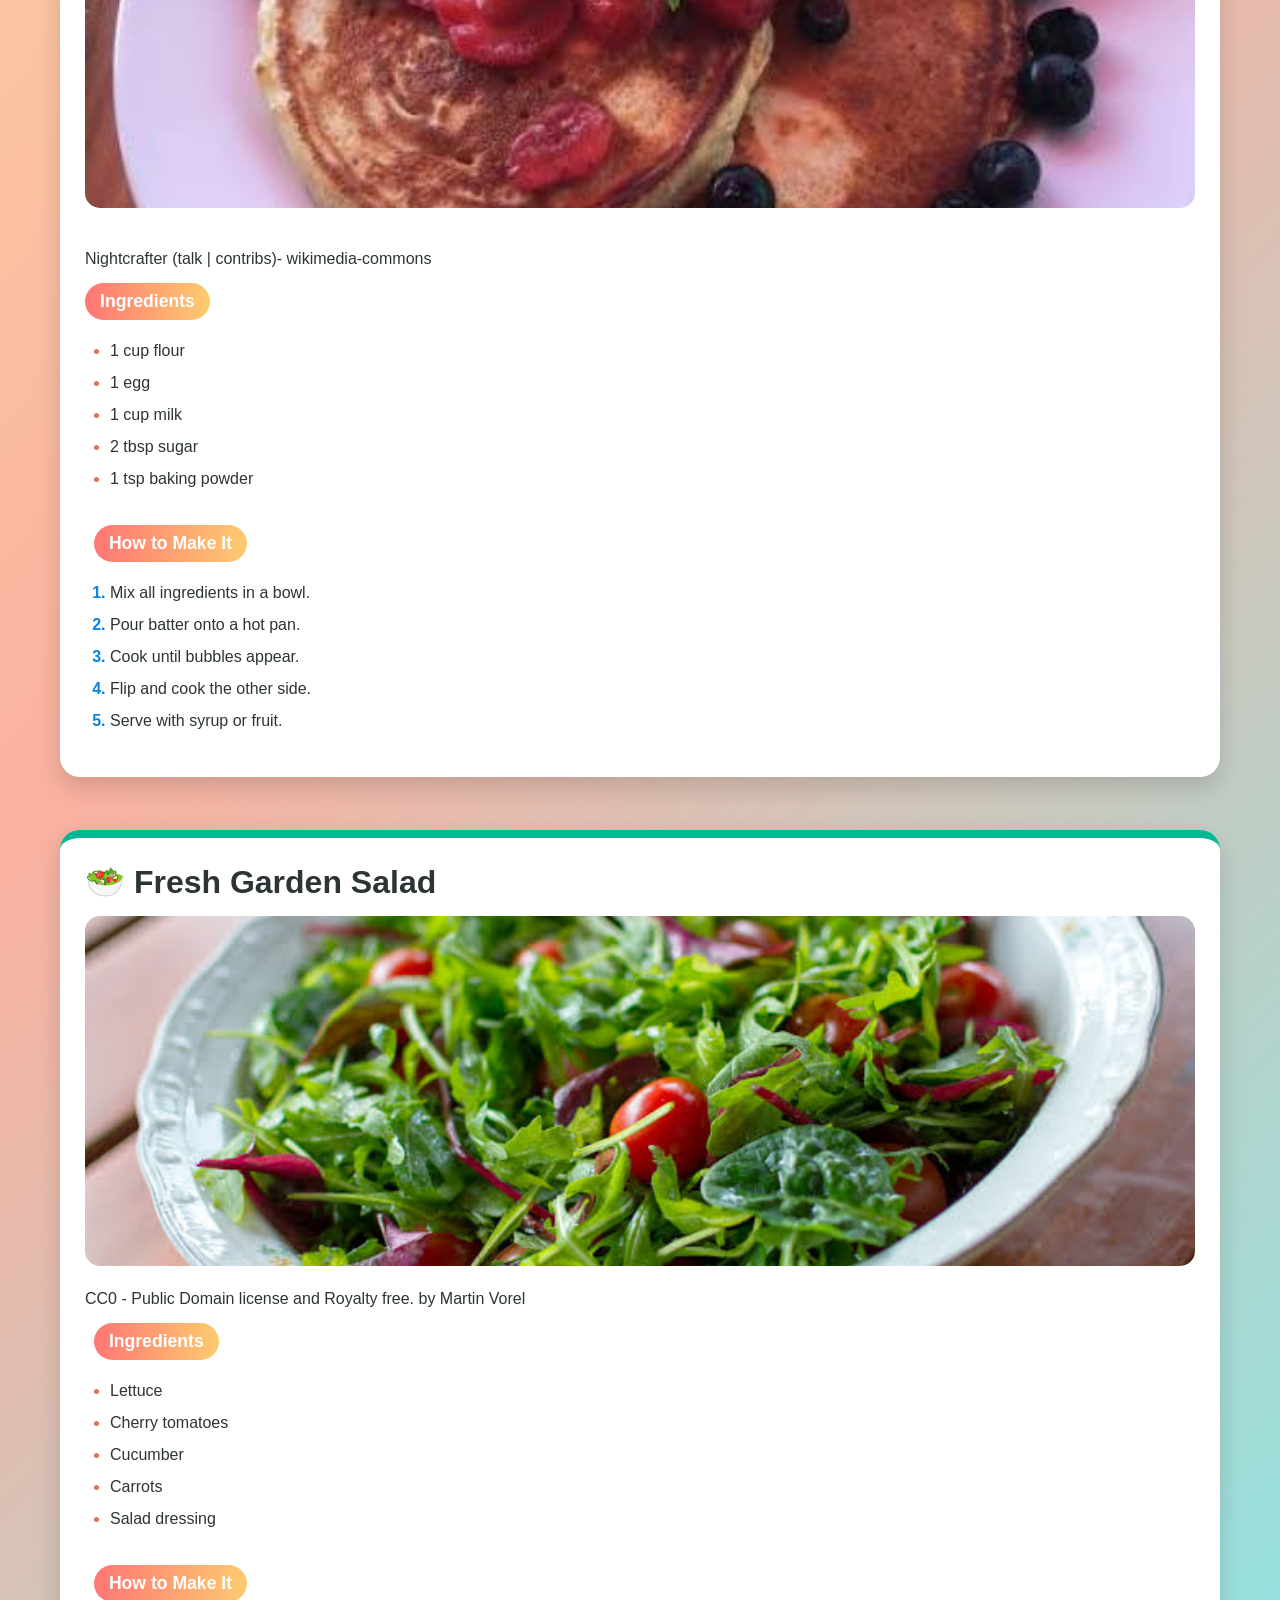
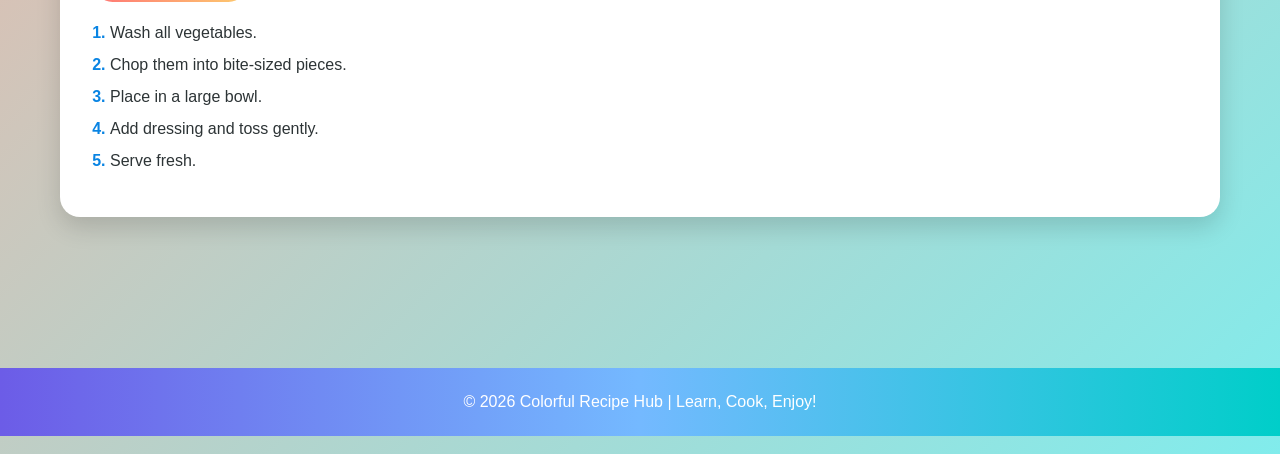
<file: colorful_recipes.html>
<!DOCTYPE html>
<html lang="en">
<meta charset="UTF-8">
<meta name="viewport" content="width=device-width, initial-scale=1.0">
<title>Colorful Recipe Hub</title>
<link rel="stylesheet" href="colorful_recipes.css">
<body>
 
<header>
<h1 class="animated-rainbow">🍽️ Colorful Recipe Hub</h1>
<p>Learn how to cook delicious meals step by step!</p>
</header>
 
<main>
 
<!-- Recipe 1 -->
<section class="recipe">
<h2>🍝 Spaghetti Pasta</h2>
<img src="spaghetti.jpg" alt="spaqhetti in a bowl">
 <p>Jerry Pank Cookipedia.co.uk</p>
<h3>Ingredients</h3>
<ul>
<li>200g spaghetti</li>
<li>2 tbsp olive oil</li>
<li>2 cloves garlic</li>
<li>1 cup tomato sauce</li>
<li>Salt and pepper</li>
</ul>
 
<h3>How to Make It</h3>
<ol>
<li>Boil spaghetti according to package instructions.</li>
<li>Heat olive oil and cook garlic.</li>
<li>Add tomato sauce and seasonings.</li>
<li>Mix in the cooked spaghetti.</li>
<li>Serve warm and enjoy.</li>
</ol>
</section>
 
<!-- Recipe 2 -->
<section class="recipe">
<h2>🥞 Pancakes</h2>
<img src="pancakes.jpg" alt="Pancakes with blueberries and strawberries">
 <p>Nightcrafter (talk | contribs)- wikimedia-commons</p>
<h3>Ingredients</h3>
<ul>
<li>1 cup flour</li>
<li>1 egg</li>
<li>1 cup milk</li>
<li>2 tbsp sugar</li>
<li>1 tsp baking powder</li>
</ul>
 
<h3>How to Make It</h3>
<ol>
<li>Mix all ingredients in a bowl.</li>
<li>Pour batter onto a hot pan.</li>
<li>Cook until bubbles appear.</li>
<li>Flip and cook the other side.</li>
<li>Serve with syrup or fruit.</li>
</ol>
</section>
 
<!-- Recipe 3 -->
<section class="recipe">
<h2>🥗 Fresh Garden Salad</h2>
<img src="garden-salad.jpg" alt="tomatoes in a juicy salad">
  <p>CC0 - Public Domain license and Royalty free. by Martin Vorel</p>
 
<h3>Ingredients</h3>
<ul>
<li>Lettuce</li>
<li>Cherry tomatoes</li>
<li>Cucumber</li>
<li>Carrots</li>
<li>Salad dressing</li>
</ul>
 
<h3>How to Make It</h3>
<ol>
<li>Wash all vegetables.</li>
<li>Chop them into bite-sized pieces.</li>
<li>Place in a large bowl.</li>
<li>Add dressing and toss gently.</li>
<li>Serve fresh.</li>
</ol>
</section>
 
</main>
 
<footer>
<p>© 2026 Colorful Recipe Hub | Learn, Cook, Enjoy!</p>
</footer>
 
</body>
</html>
</file>
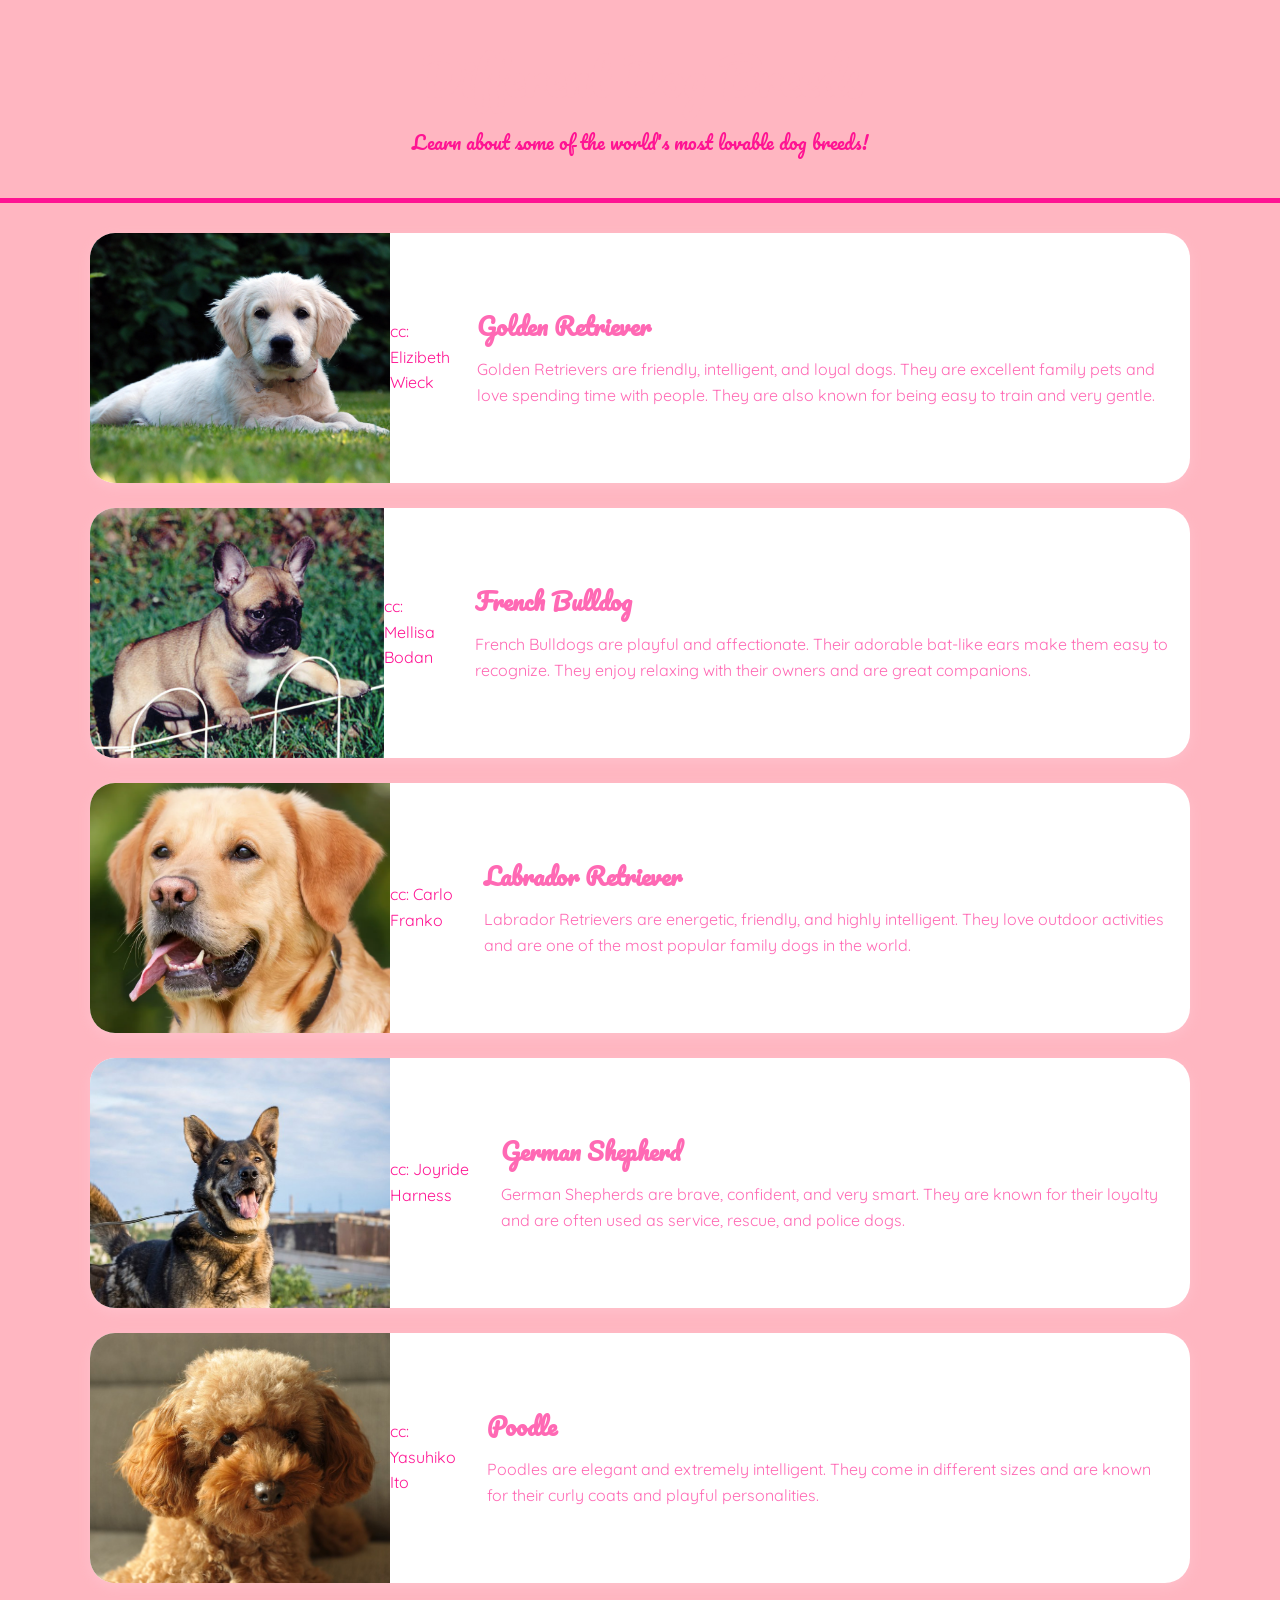
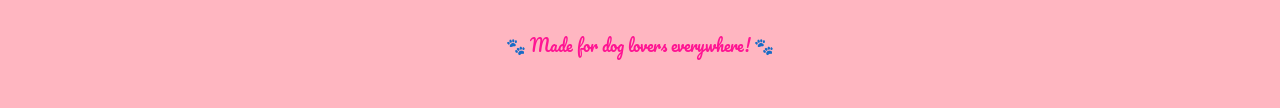
<file: dogs.html>
<!DOCTYPE html>
<html lang="en">
<head>
    <meta charset="UTF-8">
    <meta name="viewport" content="width=device-width, initial-scale=1.0">
    <title>Different Dog Breeds</title>
    <link rel="stylesheet" href="dogs.css">
</head>
<body>

    <header>
        <h1>Different Dog Breeds</h1>
        <p>Learn about some of the world's most lovable dog breeds!</p>
    </header>

    <main/>

        <section class="dog-card">
<img src="golden.jpg"> 
   <p>cc: Elizibeth Wieck</p>
            <div class="dog-info">
                <h2>Golden Retriever</h2>
                <p>
                    Golden Retrievers are friendly, intelligent, and loyal dogs.
                    They are excellent family pets and love spending time with people.
                    They are also known for being easy to train and very gentle.
                </p>
            </div>
        </section>

        <section class="dog-card">
<img src="french.jpg"> 
   <p>cc: Mellisa Bodan</p>
            <div class="dog-info">
                <h2>French Bulldog</h2>
                <p>
                    French Bulldogs are playful and affectionate. Their adorable
                    bat-like ears make them easy to recognize. They enjoy relaxing
                    with their owners and are great companions.
                </p>
          </div> 
        </section>

        <section class="dog-card">
<img src="labrador.webp">
   <p>cc: Carlo Franko</p> 
            <div class="dog-info">
                <h2>Labrador Retriever</h2>
                <p>
                    Labrador Retrievers are energetic, friendly, and highly
                    intelligent. They love outdoor activities and are one of the
                    most popular family dogs in the world.
                </p>
           </div>
        </section>

        <section class="dog-card">
<img src="german.jpg"> 
   <p>cc: Joyride Harness</p>
            <div class="dog-info">
                <h2>German Shepherd</h2>
                <p>
                    German Shepherds are brave, confident, and very smart.
                    They are known for their loyalty and are often used as
                    service, rescue, and police dogs.
                </p>
           </div>
        </section>

        <section class="dog-card">
<img src="poodle.jpg">
    <p>cc: Yasuhiko Ito</p>
            <div class="dog-info">
                <h2>Poodle</h2>
                <p>
                    Poodles are elegant and extremely intelligent. They come in
                    different sizes and are known for their curly coats and
                    playful personalities.
                </p>
            </div>
        </section>

    <main/>

    <footer>
        <p>🐾 Made for dog lovers everywhere! 🐾</p>
    </footer>

</body>
</html>
</file>
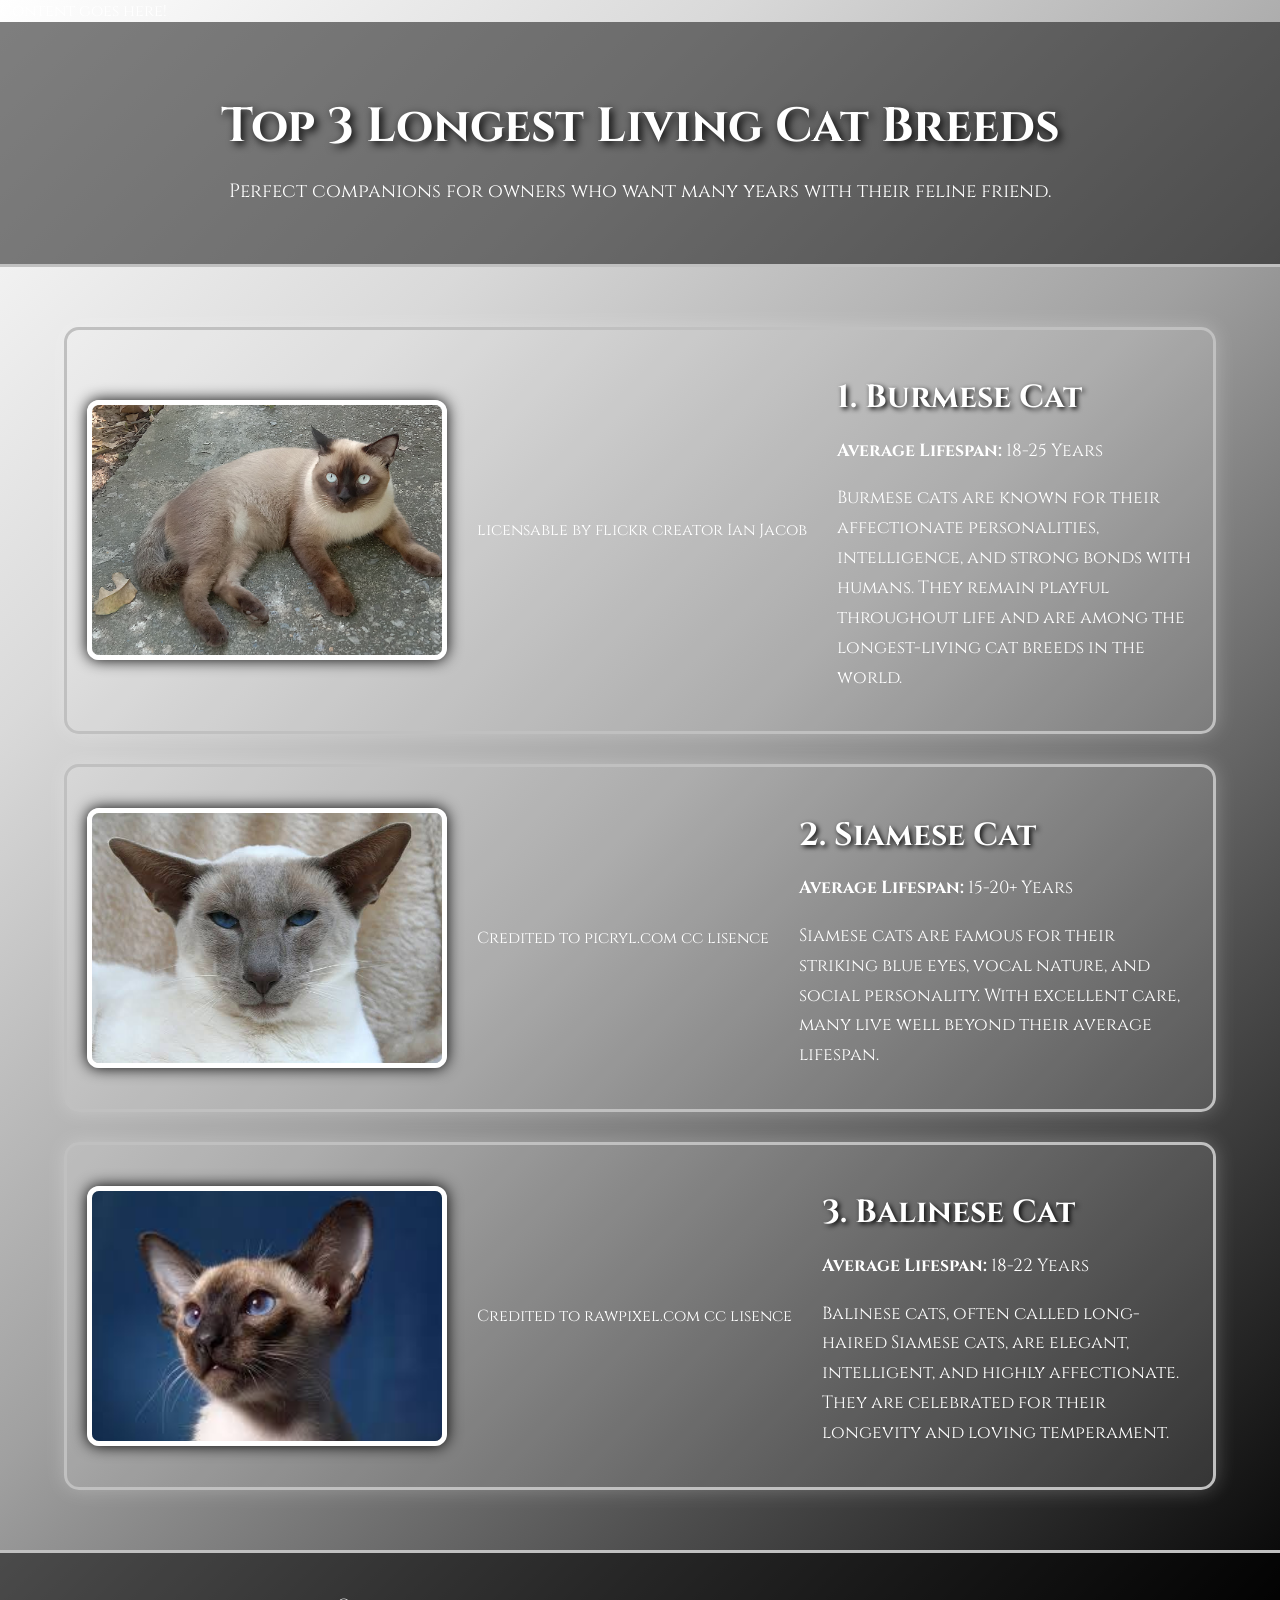
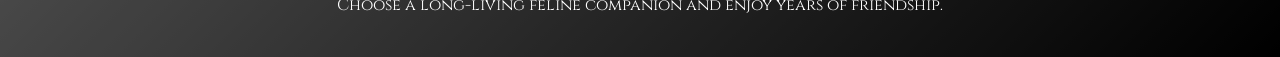
<file: llcb.html>
<!DOCTYPE html>
<html>
  <body>
    Content goes here!
  </body>
</html>
<!DOCTYPE html>
<html lang="en">
<head>
    <meta charset="UTF-8">
    <meta name="viewport" content="width=device-width, initial-scale=1.0">
    <title>Top 3 Longest Living Cat Breeds</title>

    <link rel="stylesheet" href="llcb.css">

    <!-- Fantasy Font -->
    <link href="https://fonts.googleapis.com/css2?family=Cinzel:wght@400;700&display=swap" rel="stylesheet">
</head>
<body>

    <header>
        <h1>Top 3 Longest Living Cat Breeds</h1>
        <p>Perfect companions for owners who want many years with their feline friend.</p>
    </header>

    <main>

        <section class="cat-card">
            <img src="Burmese.jpg" alt="Burmese Cat">
<p>licensable by flickr creator Ian Jacob</p>
            <div class="cat-info">
                <h2>1. Burmese Cat</h2>
                <p><strong>Average Lifespan:</strong> 18-25 Years</p>
                <p>
                    Burmese cats are known for their affectionate personalities,
                    intelligence, and strong bonds with humans. They remain playful
                    throughout life and are among the longest-living cat breeds in the world.
                </p>
            </div>
        </section>

        <section class="cat-card">
            <img src="siamese.jpg" alt="Siamese Cat">
<p>Credited to picryl.com cc lisence</p>
            <div class="cat-info">
                <h2>2. Siamese Cat</h2>
                <p><strong>Average Lifespan:</strong> 15-20+ Years</p>
                <p>
                    Siamese cats are famous for their striking blue eyes, vocal nature,
                    and social personality. With excellent care, many live well beyond
                    their average lifespan.
                </p>
            </div>
        </section>

        <section class="cat-card">
            <img src="moukutrue.jpg" alt="Balinese Cat">
<p>Credited to rawpixel.com cc lisence</p>
            <div class="cat-info">
                <h2>3. Balinese Cat</h2>
                <p><strong>Average Lifespan:</strong> 18-22 Years</p>
                <p>
                    Balinese cats, often called long-haired Siamese cats, are elegant,
                    intelligent, and highly affectionate. They are celebrated for their
                    longevity and loving temperament.
                </p>
            </div>
        </section>

    </main>

    <footer>
        <p>Choose a long-living feline companion and enjoy years of friendship.</p>
    </footer>

</body>
</html>
</file>
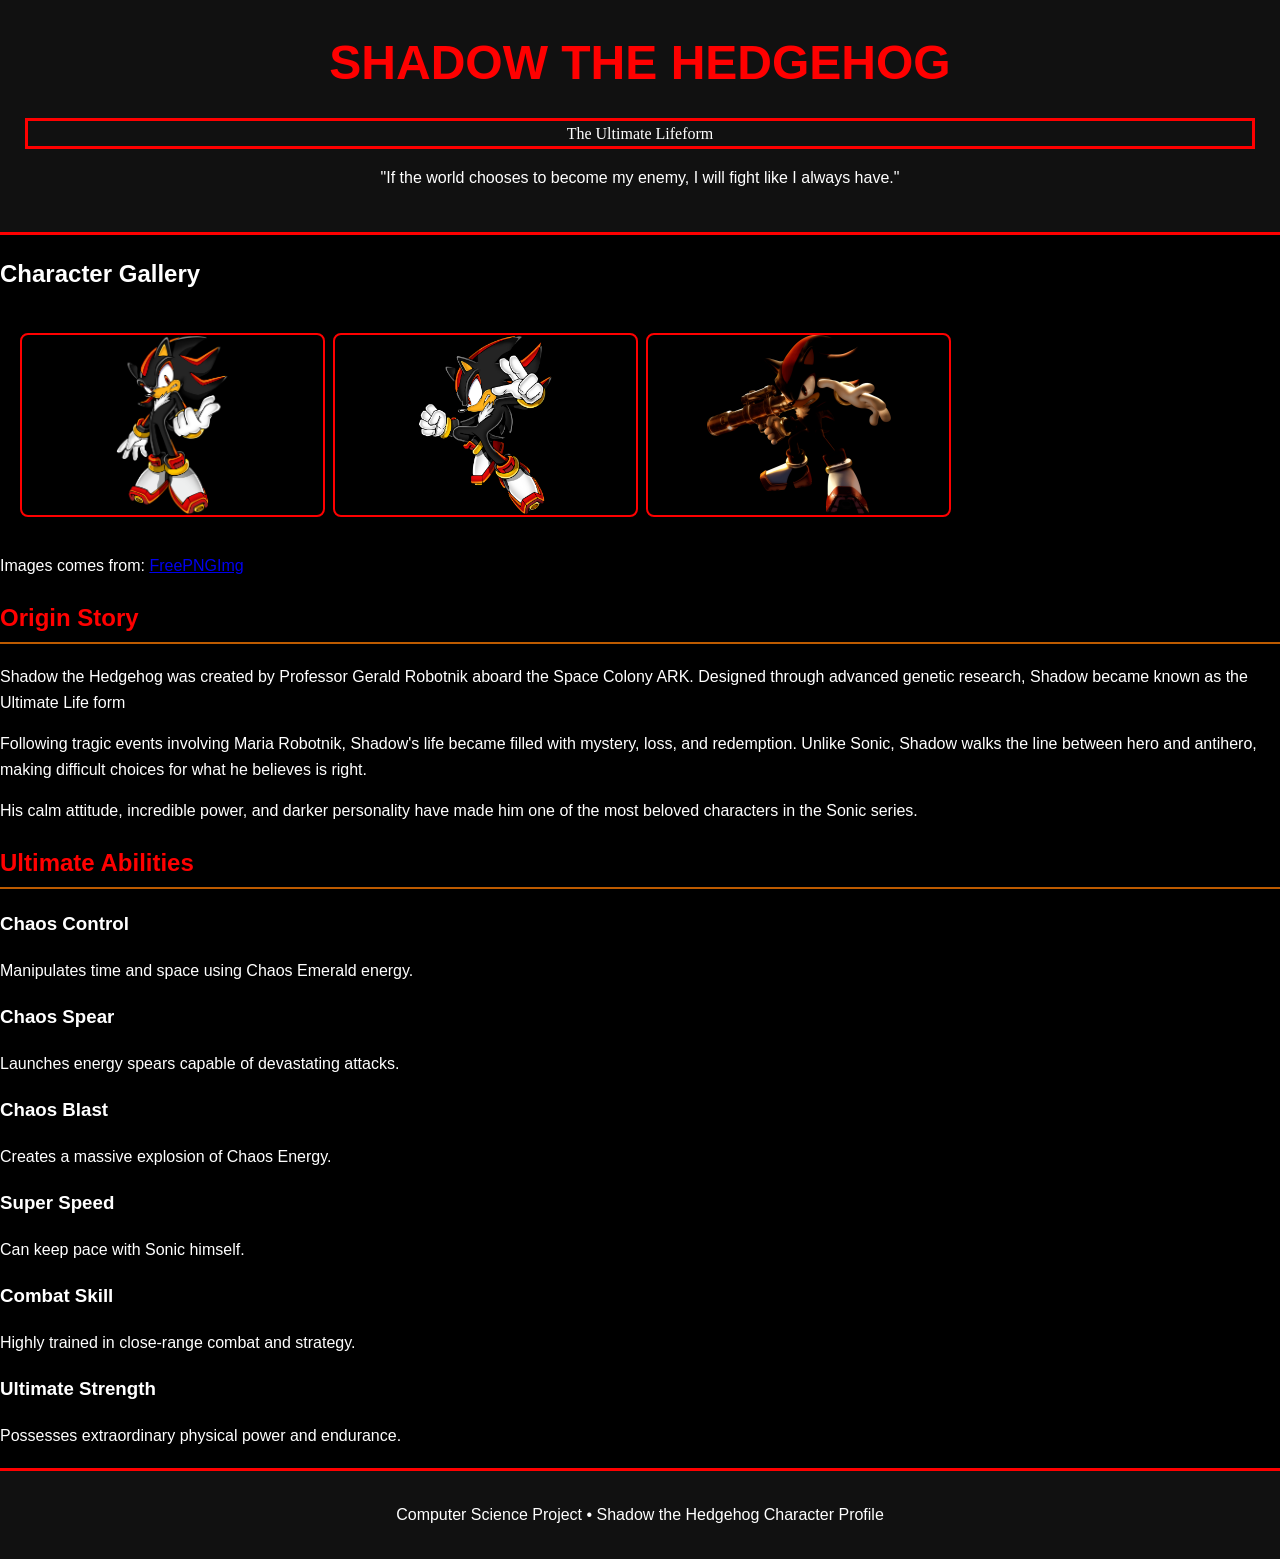
<file: shadow.html>
<!DOCTYPE html>
<html lang="en">
<head>
    <meta charset="UTF-8">
    <meta name="viewport" content="width=device-width, initial-scale=1.0">
    <title>Shadow the Hedgehog | Ultimate Lifeform</title>
    <link rel="stylesheet" href="shadow.css">
</head>
<body>
   
    <!-- HERO SECTION -->
    <header class="hero">
        <div class="hero-overlay">
            <h1>SHADOW THE HEDGEHOG</h1>
            <p class="tagline">The Ultimate Lifeform</p>
            <p class="quote">
                "If the world chooses to become my enemy, I will fight like I always have."
            </p>
        </div>
    </header>

    <!-- GALLERY -->
    <section class="gallery-section">
        <h2>Character Gallery</h2>

        <div class="gallery">
            <img src="Shadow.png" alt="Shadow">
            <img src="shadow3.png" alt="Shadow">
            <img src="shadow4.png" alt="Shadow">
         
        </div>
    </section>

    <!-- PROFILE -->
 <p>Images comes from: <a href="https://freepngimg.com" target="_blank">FreePNGImg</a></p>


        <div class="biography">
            <h2>Origin Story</h2>

            <p class= "paragraph1">
                Shadow the Hedgehog was created by Professor Gerald Robotnik
                aboard the Space Colony ARK. Designed through advanced genetic
                research, Shadow became known as the Ultimate Life form
            </p>

            <p class="paragraph2">
                Following tragic events involving Maria Robotnik, Shadow's life
                became filled with mystery, loss, and redemption. Unlike Sonic,
                Shadow walks the line between hero and antihero, making difficult
                choices for what he believes is right.
            </p>

            <p class="paragraph3">
                His calm attitude, incredible power, and darker personality have
                made him one of the most beloved characters in the Sonic series.
            </p>
      

    <!-- POWERS -->
    <section class="powers-section">

        <h2>Ultimate Abilities</h2>

        <div class="powers-grid">

            <div class="power-card">
                <h3>Chaos Control</h3>
                <p>Manipulates time and space using Chaos Emerald energy.</p>
            </div>

            <div class="power-card">
                <h3>Chaos Spear</h3>
                <p>Launches energy spears capable of devastating attacks.</p>
            </div>

            <div class="power-card">
                <h3>Chaos Blast</h3>
                <p>Creates a massive explosion of Chaos Energy.</p>
            </div>

            <div class="power-card">
                <h3>Super Speed</h3>
                <p>Can keep pace with Sonic himself.</p>
            </div>

            <div class="power-card">
                <h3>Combat Skill</h3>
                <p>Highly trained in close-range combat and strategy.</p>
            </div>

            <div class="power-card">
                <h3>Ultimate Strength</h3>
                <p>Possesses extraordinary physical power and endurance.</p>
            </div>

        </div>

    </section>

    <footer>
        <p>Computer Science Project • Shadow the Hedgehog Character Profile</p>
    </footer>




        </div>
</body>
</html>
</file>
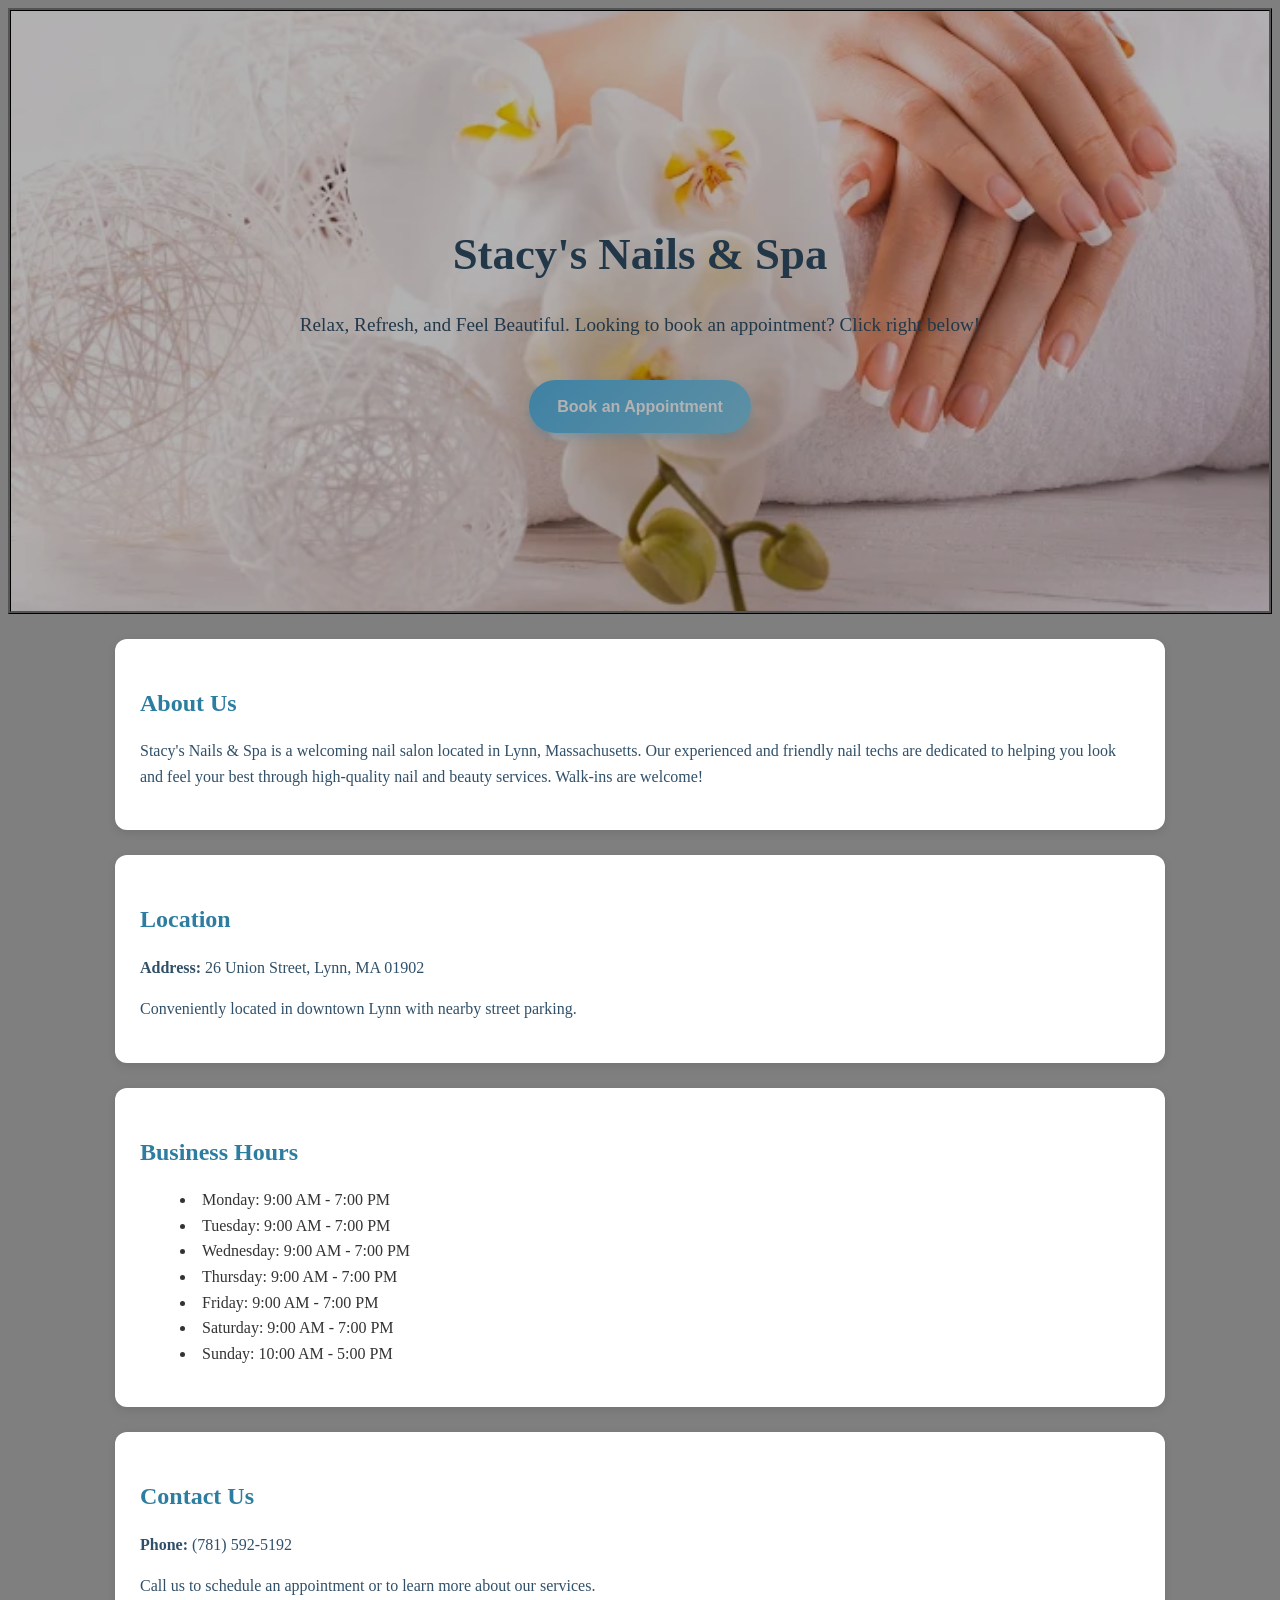
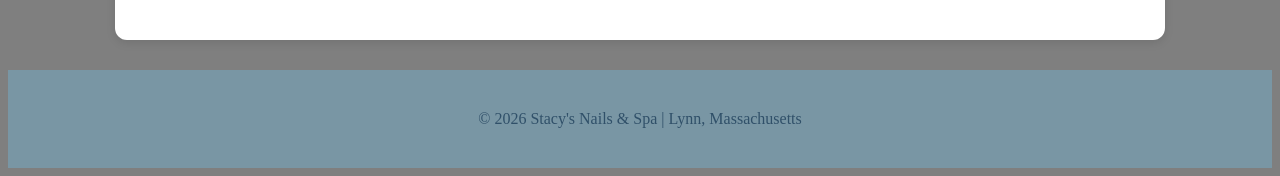
<file: stacys_nails.html>
<!DOCTYPE html>
<html lang="en">
<head>
    <meta charset="UTF-8">
    <meta name="viewport" content="width=device-width, initial-scale=1.0">
    <title>Stacy's Nails &amp; Spa | Lynn, MA</title>
    <link rel="stylesheet" href="stacy.css">
</head>
<body>

    <header class="hero">
        <div class="container">
            <h1>Stacy's Nails &amp; Spa</h1>
            <p>Relax, Refresh, and Feel Beautiful. Looking to book an appointment? Click right below!</p> 
          <a href="#contact" class="btn">Book an Appointment</a>
        </div>
    </header>

    <section id="about" class="container card">
        <h2>About Us</h2>
        <p>
            Stacy's Nails &amp; Spa is a welcoming nail salon located in Lynn,
            Massachusetts. Our experienced and friendly nail techs are dedicated to helping you
            look and feel your best through high-quality nail and beauty
            services. Walk-ins are welcome!
        </p>
    </section>

    <section id="location" class="container card">
        <h2>Location</h2>
        <p><strong>Address:</strong> 26 Union Street, Lynn, MA 01902</p>
        <p>
            Conveniently located in downtown Lynn with nearby street parking.
        </p>
    </section>

    <section id="hours" class="container card">
        <h2>Business Hours</h2>
        <ul>
            <li>Monday: 9:00 AM - 7:00 PM</li>
            <li>Tuesday: 9:00 AM - 7:00 PM</li>
            <li>Wednesday: 9:00 AM - 7:00 PM</li>
            <li>Thursday: 9:00 AM - 7:00 PM</li>
            <li>Friday: 9:00 AM - 7:00 PM</li>
            <li>Saturday: 9:00 AM - 7:00 PM</li>
            <li>Sunday: 10:00 AM - 5:00 PM</li>
        </ul>
    </section>

    <section id="contact" class="container card">
        <h2>Contact Us</h2>
        <p><strong>Phone:</strong> (781) 592-5192</p>
        <p>
            Call us to schedule an appointment or to learn more about our
            services.
        </p>
    </section>

    <footer>
        <p>&copy; 2026 Stacy's Nails &amp; Spa | Lynn, Massachusetts</p>
    </footer>

</body>
</html>
</file>
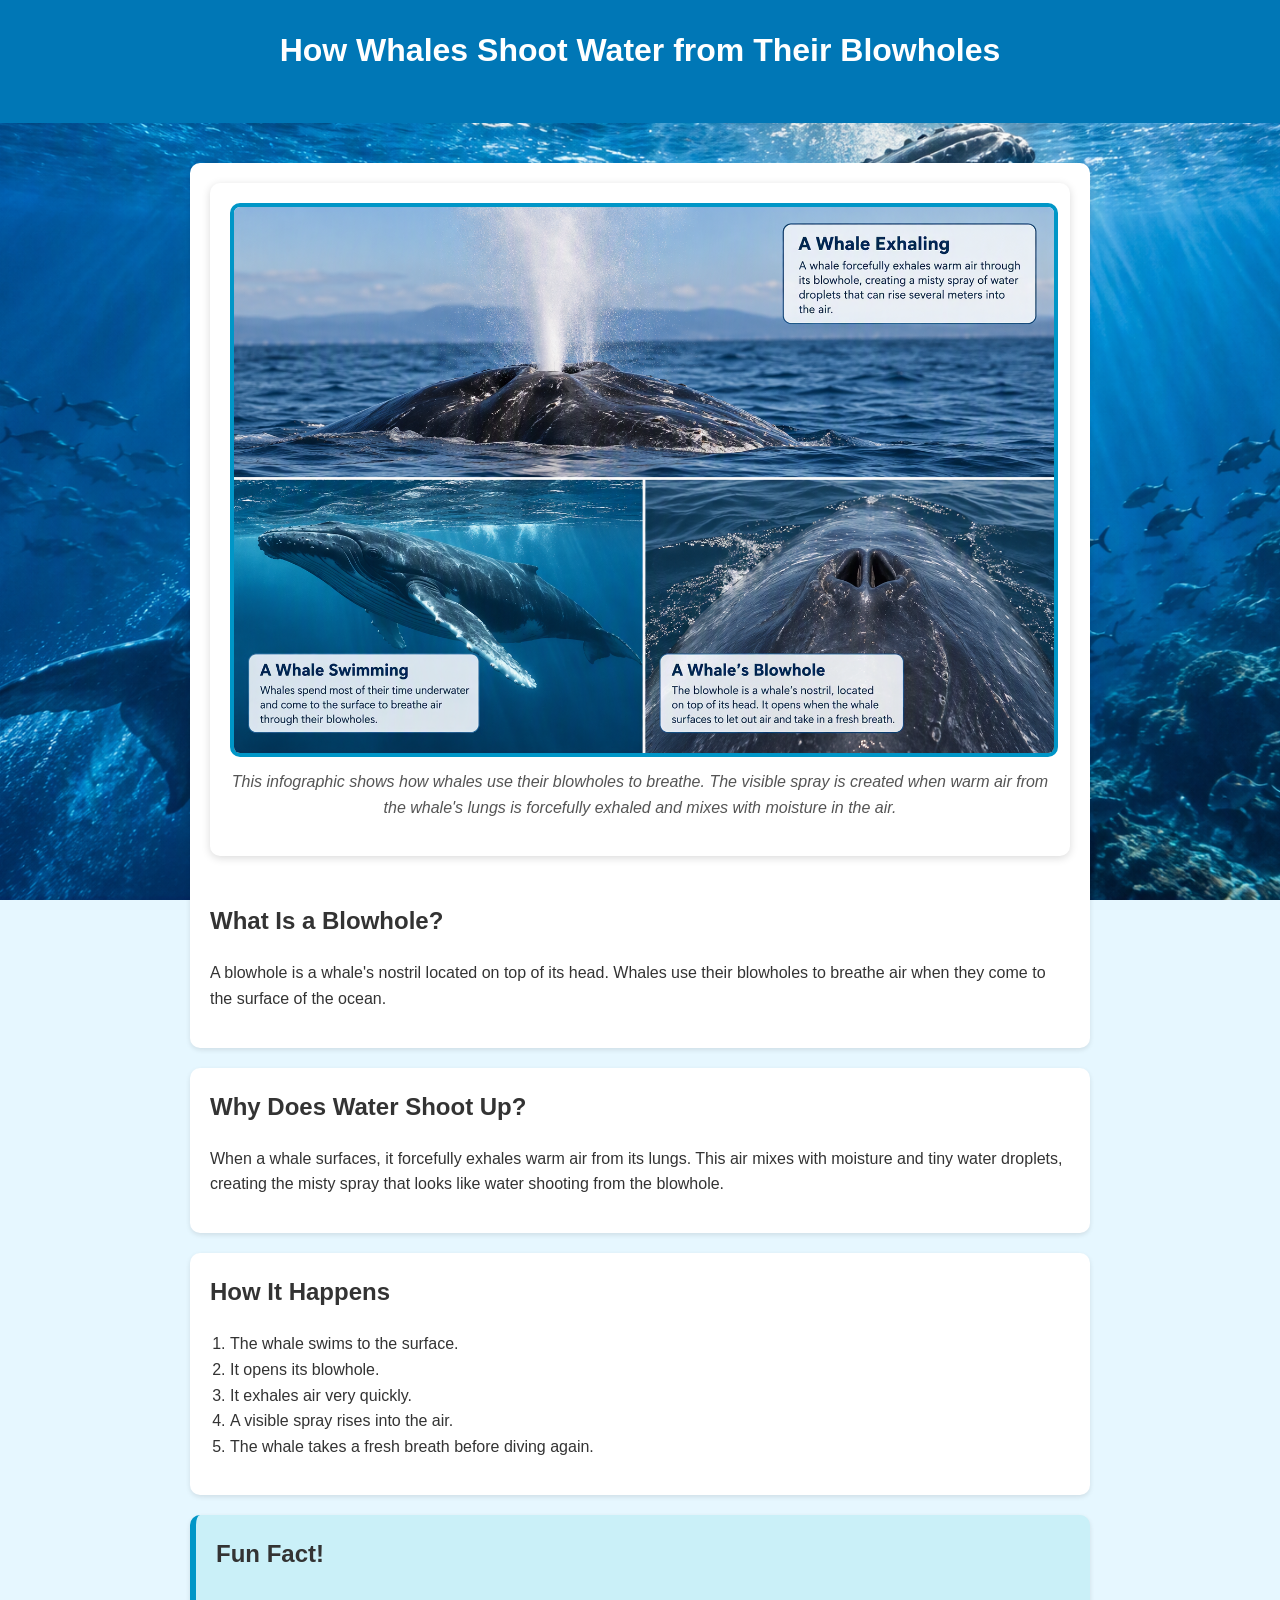
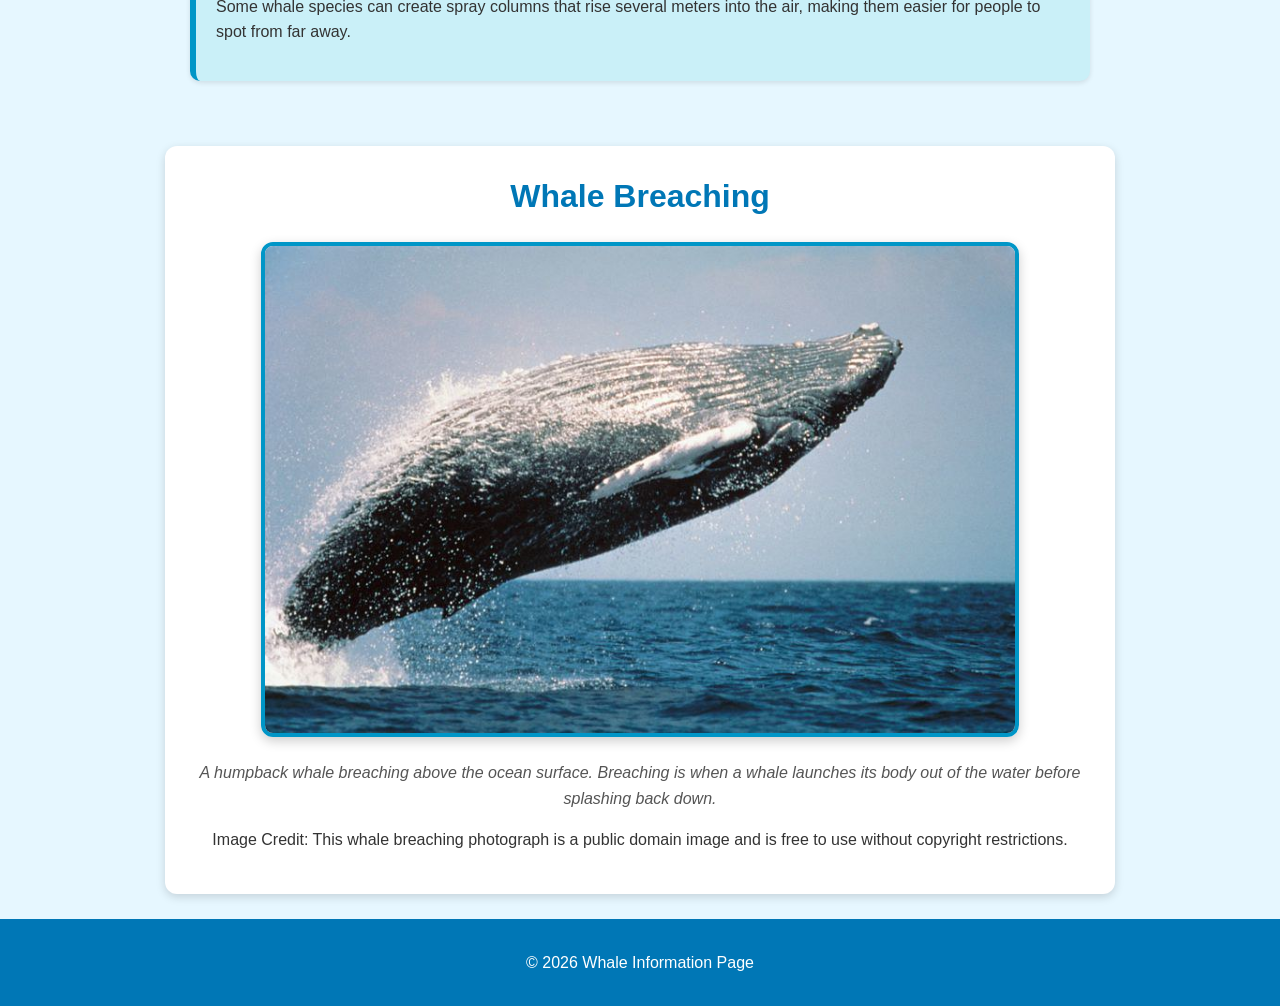
<file: whale.html>
<!DOCTYPE html>
<html lang="en">
<head>
    <meta charset="UTF-8">
    <meta name="viewport" content="width=device-width, initial-scale=1.0">
    <title>How Whales Shoot Water from Their Blowholes</title>
    <link rel="stylesheet" href="whale.css">
</head>
<body>

    <header>
        <h1>How Whales Shoot Water from Their Blowholes</h1>
    </header>


    <main>
        <section>
          <section class="hero-image">
    <img src="whale-infographic.png" alt="Whale blowhole infographic showing how whales breathe and create spray">

    <p class="caption">
        This infographic shows how whales use their blowholes to breathe. The visible spray is created when warm air from the whale's lungs is forcefully exhaled and mixes with moisture in the air.
    </p>
</section>

          <br>  
            <h2>What Is a Blowhole?</h2>
            <p>
                A blowhole is a whale's nostril located on top of its head.
                Whales use their blowholes to breathe air when they come to the
                surface of the ocean.
            </p>
        </section>

        <section>
            <h2>Why Does Water Shoot Up?</h2>
            <p>
                When a whale surfaces, it forcefully exhales warm air from its
                lungs. This air mixes with moisture and tiny water droplets,
                creating the misty spray that looks like water shooting from
                the blowhole.
            </p>
        </section>

        <section>
            <h2>How It Happens</h2>
            <ol>
                <li>The whale swims to the surface.</li>
                <li>It opens its blowhole.</li>
                <li>It exhales air very quickly.</li>
                <li>A visible spray rises into the air.</li>
                <li>The whale takes a fresh breath before diving again.</li>
            </ol>
        </section>

        <section class="fact-box">
            <h2>Fun Fact!</h2>
            <p>
                Some whale species can create spray columns that rise several
                meters into the air, making them easier for people to spot from
                far away.
            </p>
        </section>
    </main>
<section class="breach-section">
    <h2>Whale Breaching</h2>

    <img src="whale-jumping.jpg"
         alt="A whale breaching out of the ocean"
         class="breach-image">

    <p class="breach-caption">
        A humpback whale breaching above the ocean surface. Breaching is when a whale launches its body out of the water before splashing back down.
      <br>
      <p>Image Credit: This whale breaching photograph is a public domain image and is free to use without copyright restrictions.</p>
    </p>
</section>
    <footer>
        <p>&copy; 2026 Whale Information Page</p>
    </footer>

</body>
</html>
</file>
<file: bird.css>
<style>
    *{
        margin:0;
        padding:0;
        box-sizing:border-box;
        font-family:Arial, sans-serif;
    }

    body{
        background-color:#fff9c4; /* Light Yellow */
        color:#333;
        line-height:1.6;
    }

    header{
        background-color:#d32f2f; /* Red */
        color:white;
        text-align:center;
        padding:30px;
    }

    .container{
        width:90%;
        max-width:1100px;
        margin:30px auto;
    }

    .intro{
        text-align:center;
        margin-bottom:30px;
    }

    .gallery{
        display:flex;
        justify-content:center;
        gap:20px;
        flex-wrap:wrap;
        margin-bottom:30px;
    }

    .gallery img{
        width:300px;
        height:220px;
        object-fit:cover;
        border-radius:12px;
        border:4px solid #d32f2f;
        box-shadow:0 4px 10px rgba(0,0,0,0.2);
    }

    .benefits{
        background:#ffeb3b; /* Bright Yellow */
        padding:25px;
        border-radius:12px;
        border:3px solid #d32f2f;
    }

    .benefits h2{
        color:#b71c1c;
        margin-bottom:15px;
    }

    .benefits ul{
        padding-left:20px;
    }

    footer{
        background:#d32f2f;
        color:white;
        text-align:center;
        padding:20px;
        margin-top:30px;
    }
</file>
<file: cambodia.css>
body {
  background-color: #000000;
}
h1 {
  color: #d18f00;
    font-family: 'Lucida Handwriting', cursive;
    font-weight: 200;
  text-align: center;
}
h4 {
  color: #f3b939;
    font-weight: 200;
  text-align: center;
  letter-spacing: 2px;
}
h5 {
  color: #d18f00;
    font-family: 'Lucida Handwriting', cursive;
    font-weight: 200;
  text-align: center;
}
h6 {
  color: #d18f00;
    font-family: 'Lucida Handwriting', cursive;
    font-weight: 200;
  text-align: center;
}
hr {
  height: 3px;
  border: none;
  background-color: #d18f00;
}
.box {
  width: 300px;           /* controls box width */
  border: 2px solid #D4AF37;
  background-color: #000000;
  padding: 25px;
  border-radius: 10px;
}
.container{
    display: flex;
    justify-content: center;
    flex-wrap: wrap;
    gap: 20px;
}
p {
  color: #f3b939;
    font-weight: 200;
  text-align: center;
  letter-spacing: 2px;
}
h3 {
  color: #f3b939;
    font-weight: 200;
  text-align: center;
  letter-spacing: 2px;
}
h2 {color: #f3b939;
    font-weight: 200;
  text-align: center;
  letter-spacing: 2px;}
ul {
  color: #f3b939;
}
img {
  float: center;
  width: 260px;
  height: 200px;
  margin: 10px;
  border-color: #f3b939;
  border-width: 4px;
  border-style: solid;
  border-radius: 10px;
}
</file>
<file: carson.css>
h1{
  text-align:center;
color:white;
  background-color:skyblue;
  border-style:solid;
  border-color:aliceblue;
  font-size:28px;
}

.rachel{
  width:255px;
  display:block;
  margin:0 auto;
  border-style:solid;
  border-color:steelblue;
  
}

h5{
  color:#679267;
  text-decoration:italic;
text-align: center;
  text-decoration:underline;

}

.quote{
  text-decoration:underline;
  text-align: center;
}

h3{
  Text-align:center;
  color:#7bb661;

}

p{
  text-align: center;
  color:#556b2f;
}

.silent{
  height:300px;
   display:block;
  margin:0 auto;
}

body{
  background-color:#d0f0c0
}

.carson{
  height:200px;
  display:block;
  margin: 0 auto;
  border-style:solid;
  border-color:forestgreen;
}

.child{
  height:200px;
  border-style: solid;
  border-color: forestgreen;
margin:0 auto;
  display:block;
}
</file>
<file: style.css>
/* Color Palette: Deep Charcoal / Black, Pure White, and Rich Gold */
:root {
    --bg-color: #0b0c10;
    --card-bg: #151821;
    --text-color: #f8f9fa;
    --text-muted: #adb5bd;
    --gold: #d4af37;
    --gold-light: #f3e5ab;
    --gold-dark: #aa7c11;
    --border-gold: rgba(212, 175, 55, 0.15);
    --gold-glow: rgba(212, 175, 55, 0.4);
}

/* Cinematic Custom Scrollbar */
::-webkit-scrollbar {
    width: 8px;
}

::-webkit-scrollbar-track {
    background: #050507;
}

::-webkit-scrollbar-thumb {
    background: var(--gold-dark);
    border-radius: 4px;
}

::-webkit-scrollbar-thumb:hover {
    background: var(--gold);
    box-shadow: 0 0 10px var(--gold);
}

* {
    margin: 0;
    padding: 0;
    box-sizing: border-box;
}

/* Smooth Velvet Backdrop & Deep Cinematic Lighting */
body {
    background-color: var(--bg-color);
    background-image: 
        radial-gradient(at 0% 0%, rgba(212, 175, 55, 0.04) 0px, transparent 50%),
        radial-gradient(at 100% 100%, rgba(212, 175, 55, 0.03) 0px, transparent 50%),
        linear-gradient(135deg, #0b0c10 0%, #050507 100%);
    background-attachment: fixed;
    color: var(--text-color);
    font-family: 'Montserrat', sans-serif;
    line-height: 1.6;
    overflow-x: hidden;
}

h1, h2, h3, .badge {
    font-family: 'Cinzel', serif;
    letter-spacing: 2px;
}

/* Custom Keyframe Animations */
@keyframes fadeInDown {
    from {
        opacity: 0;
        transform: translateY(-20px);
    }
    to {
        opacity: 1;
        transform: translateY(0);
    }
}

@keyframes pulseGlow {
    0% { box-shadow: 0 0 15px rgba(212, 175, 55, 0.15); }
    50% { box-shadow: 0 0 25px rgba(212, 175, 55, 0.4); }
    100% { box-shadow: 0 0 15px rgba(212, 175, 55, 0.15); }
}

@keyframes fireFlicker {
    0% { transform: skewX(-0.5deg) scale(1); opacity: 0.98; }
    50% { transform: skewX(0.5deg) scale(1.005); opacity: 1; }
    100% { transform: skewX(-0.3deg) scale(0.995); opacity: 0.97; }
}

/* Hero Section */
.hero {
    background: linear-gradient(rgba(11, 12, 16, 0.9), rgba(11, 12, 16, 0.97)), 
                radial-gradient(circle at center, rgba(212, 175, 55, 0.2) 0%, transparent 65%);
    border-bottom: 2px solid var(--gold);
    text-align: center;
    padding: 6rem 1.5rem;
    animation: fadeInDown 1.2s ease-out;
}

.badge {
    display: inline-block;
    color: var(--gold-light);
    font-size: 0.85rem;
    border: 1px solid var(--gold);
    padding: 0.4rem 1rem;
    border-radius: 20px;
    margin-bottom: 1.5rem;
    text-transform: uppercase;
    transition: all 0.4s cubic-bezier(0.165, 0.84, 0.44, 1);
    cursor: pointer;
}

.badge:hover {
    background-color: var(--gold);
    color: var(--bg-color);
    box-shadow: 0 0 20px var(--gold);
    transform: scale(1.05);
}

.hero h1 {
    font-size: clamp(2.2rem, 6vw, 3.8rem);
    color: #fff;
    margin-bottom: 1rem;
    text-shadow: 
        0 0 4px #fff, 
        0 -5px 4px var(--gold-light), 
        2px -10px 8px var(--gold), 
        -2px -15px 14px var(--gold-dark), 
        2px -22px 20px #ff4500;
    animation: fireFlicker 2s infinite alternate ease-in-out;
}

.hero p {
    color: var(--text-muted);
    font-size: 1.15rem;
    max-width: 620px;
    margin: 0 auto;
}

/* Main Layout Setup */
.container {
    max-width: 1100px;
    margin: 0 auto;
    padding: 4rem 1.5rem;
}

.section {
    margin-bottom: 5rem;
}

.section h2 {
    color: var(--gold);
    font-size: 1.8rem;
    margin-bottom: 0.5rem;
    border-bottom: 1px solid var(--border-gold);
    padding-bottom: 0.5rem;
    text-transform: uppercase;
    position: relative;
}

.section-desc {
    color: var(--text-muted);
    font-size: 1rem;
    margin-bottom: 2rem;
}

.section:hover h2::after {
    content: '';
    position: absolute;
    bottom: -1px;
    left: 0;
    width: 100%;
    height: 1px;
    background-color: var(--gold);
    box-shadow: 0 0 10px var(--gold);
    transition: width 0.5s ease;
}

/* Base Component Styling with Glass Glare Sweeps & Industrial Corners */
.card, .char-card, .fact-item, .gallery-item {
    position: relative;
    overflow: hidden;
    background-color: var(--card-bg);
    border-radius: 6px;
    transition: transform 0.4s cubic-bezier(0.165, 0.84, 0.44, 1), 
                border-color 0.4s ease, 
                box-shadow 0.4s ease;
}

.card::after, .char-card::after, .fact-item::after, .gallery-item::after {
    content: '';
    position: absolute;
    top: -50%;
    left: -70%;
    width: 30%;
    height: 200%;
    background: linear-gradient(
        to right, 
        rgba(255, 255, 255, 0) 0%, 
        rgba(255, 255, 255, 0.12) 50%, 
        rgba(255, 255, 255, 0) 100%
    );
    transform: rotate(25deg);
    transition: left 0.6s cubic-bezier(0.19, 1, 0.22, 1);
    z-index: 2;
}

.card:hover::after, .char-card:hover::after, .fact-item:hover::after, .gallery-item:hover::after {
    left: 130%;
}

.card::before, .char-card::before, .fact-item::before, .gallery-item::before {
    content: '';
    position: absolute;
    top: 0;
    left: 0;
    width: 10px;
    height: 10px;
    border-top: 2px solid var(--gold);
    border-left: 2px solid var(--gold);
    opacity: 0.4;
    transition: opacity 0.3s ease;
    z-index: 3;
}

.card:hover::before, .char-card:hover::before, .fact-item:hover::before, .gallery-item:hover::before {
    opacity: 1;
}

/* NEW: Media Gallery Styling Grid */
.media-gallery {
    display: grid;
    grid-template-columns: repeat(auto-fit, minmax(280px, 1fr));
    gap: 1.5rem;
}

.gallery-item {
    border: 1px solid var(--border-gold);
    display: flex;
    flex-direction: column;
}

.gallery-item:hover {
    transform: translateY(-6px);
    border-color: var(--gold);
    box-shadow: 0 12px 24px rgba(212, 175, 55, 0.15);
}

.image-wrapper {
    width: 100%;
    height: 200px;
    overflow: hidden;
    position: relative;
    background-color: #000;
}

.image-wrapper img {
    width: 100%;
    height: 100%;
    /* Forces the image to scale down cleanly without stretching or squeezing */
    object-fit: cover; 
    /* Ensures the focus of the image stays perfectly centered in the frame */
    object-position: center; 
    /* Cinematic gold tint effect */
    filter: sepia(0.6) contrast(1.1) brightness(0.85);
    transition: filter 0.5s ease, transform 0.5s ease;
}


/* Clear the tint and magnify image slightly when user hovers */
.gallery-item:hover .image-wrapper img {
    filter: sepia(0) contrast(1) brightness(1);
    transform: scale(1.05);
}

.gallery-meta {
    padding: 1.25rem;
    display: flex;
    flex-direction: column;
    gap: 0.5rem;
    flex-grow: 1;
}

.gallery-meta h3 {
    color: #fff;
    font-size: 1.15rem;
}

.gallery-meta p {
    color: var(--text-muted);
    font-size: 0.9rem;
    line-height: 1.5;
}

.credit {
    font-size: 0.75rem;
    color: var(--gold-dark);
    margin-top: auto;
    border-top: 1px dashed rgba(212, 175, 55, 0.2);
    padding-top: 0.5rem;
    letter-spacing: 0.5px;
}

/* Timeline / Dates Grid */
.timeline-grid {
    display: grid;
    grid-template-columns: repeat(auto-fit, minmax(200px, 1fr));
    gap: 1.5rem;
}

.card {
    border: 1px solid var(--border-gold);
    padding: 1.5rem;
}

.card:hover {
    transform: translateY(-8px);
    border-color: var(--gold);
    box-shadow: 0 12px 24px rgba(212, 175, 55, 0.15);
}

.card .date {
    display: block;
    color: var(--gold-light);
    font-size: 0.85rem;
    font-weight: 700;
    margin-bottom: 0.5rem;
    text-transform: uppercase;
}

.card h3 {
    font-size: 1.1rem;
    margin-bottom: 0.5rem;
    color: #fff;
    transition: color 0.3s ease;
}

.card:hover h3 {
    color: var(--gold-light);
}

.card p {
    color: var(--text-muted);
    font-size: 0.9rem;
}

.highlight-date {
    border: 2px solid var(--gold);
    animation: pulseGlow 3s infinite ease-in-out;
}

.highlight-date:hover {
    animation-play-state: paused;
    box-shadow: 0 12px 25px rgba(212, 175, 55, 0.4);
}

/* Character Grid */
.character-grid {
    display: grid;
    grid-template-columns: repeat(auto-fit, minmax(240px, 1fr));
    gap: 1.5rem;
}

.char-card {
    border: 1px solid var(--border-gold);
    border-left: 4px solid var(--gold);
    padding: 1.5rem;
}

.char-card:hover {
    transform: translateX(6px) translateY(-2px);
    border-left-color: var(--gold-light);
    border-top-color: var(--gold);
    border-right-color: var(--gold);
    border-bottom-color: var(--gold);
    box-shadow: 0 8px 20px rgba(212, 175, 55, 0.12);
}

.char-card h3 {
    color: #fff;
    font-size: 1.25rem;
}

.char-sub {
    display: block;
    color: var(--gold);
    font-size: 0.8rem;
    margin-bottom: 0.75rem;
    font-weight: 500;
}

.char-card p {
    color: var(--text-muted);
    font-size: 0.95rem;
}

/* Fun Facts Section */
.facts-list {
    display: flex;
    flex-direction: column;
    gap: 1.5rem;
}

.fact-item {
    display: flex;
    align-items: flex-start;
    gap: 1.5rem;
    border: 1px solid var(--border-gold);
    padding: 1.5rem;
}

.fact-item:hover {
    border-color: rgba(212, 175, 55, 0.4);
    background-color: #191c27;
    box-shadow: 0 8px 20px rgba(0, 0, 0, 0.4);
}

.fact-num {
    font-family: 'Cinzel', serif;
    font-size: 2rem;
    font-weight: 700;
    color: var(--gold);
    line-height: 1;
    transition: transform 0.4s cubic-bezier(0.175, 0.885, 0.32, 1.275), color 0.4s ease;
}

.fact-item:hover .fact-num {
    transform: scale(1.25) rotate(-8deg);
    color: var(--gold-light);
}

.fact-item h3 {
    color: #fff;
    font-size: 1.1rem;
    margin-bottom: 0.35rem;
}

.fact-item p {
    color: var(--text-muted);
    font-size: 0.95rem;
}

/* Footer */
footer {
    text-align: center;
    padding: 3rem 2rem;
    border-top: 1px solid var(--border-gold);
    color: var(--text-muted);
    font-size: 0.85rem;
    background: #06070a;
}
</file>
<file: colorful_recipes.css>
/* Google Font Alternative */
* {
    margin: 0;
    padding: 0;
    box-sizing: border-box;
}

body {
    font-family: "Segoe UI", Tahoma, Geneva, Verdana, sans-serif;
    background: linear-gradient(135deg, #ffeaa7, #fab1a0, #81ecec);
    min-height: 100vh;
    color: #2d3436;
}

/* Header */
header {
    text-align: center;
    padding: 60px 20px;
    background: linear-gradient(
        90deg,
        #ff7675,
        #fdcb6e,
        #55efc4,
        #74b9ff,
        #a29bfe
    );
    color: white;
    box-shadow: 0 4px 15px rgba(0,0,0,0.2);
}

header h1 {
    font-size: 3.5rem;
    margin-bottom: 12px;
    text-shadow: 2px 2px 5px rgba(0,0,0,0.2);
}

header p {
    font-size: 1.2rem;
}

/* Main Layout */
main {
    max-width: 1200px;
    margin: 40px auto;
    padding: 0 20px;
}

/* Recipe Cards */
.recipe {
    background: white;
    border-radius: 20px;
    padding: 25px;
    margin-bottom: 35px;
    box-shadow: 0 10px 25px rgba(0,0,0,0.15);
    transition: all 0.3s ease;
    overflow: hidden;
}

.recipe:hover {
    transform: translateY(-8px);
    box-shadow: 0 15px 35px rgba(0,0,0,0.2);
}

/* Different Card Colors */
.recipe:nth-child(1) {
    border-top: 8px solid #ff7675;
}

.recipe:nth-child(2) {
    border-top: 8px solid #0984e3;
}

.recipe:nth-child(3) {
    border-top: 8px solid #00b894;
}

.recipe h2 {
    font-size: 2rem;
    margin-bottom: 15px;
    color: #2d3436;
}

/* Images */
.recipe img {
    width: 100%;
    height: 350px;
    object-fit: cover;
    border-radius: 15px;
    margin-bottom: 20px;
    transition: transform 0.4s ease;
}

.recipe img:hover {
    transform: scale(1.03);
}

/* Section Headings */
.recipe h3 {
    display: inline-block;
    background: linear-gradient(90deg, #ff7675, #fdcb6e);
    color: white;
    padding: 8px 15px;
    border-radius: 20px;
    margin: 15px 0;
    font-size: 1.1rem;
}

/* Lists */
ul,
ol {
    margin-left: 25px;
    margin-bottom: 15px;
    line-height: 2;
    font-size: 1rem;
}

ul li::marker {
    color: #e17055;
}

ol li::marker {
    color: #0984e3;
    font-weight: bold;
}

/* Footer */
footer {
    text-align: center;
    padding: 25px;
    background: linear-gradient(
        90deg,
        #6c5ce7,
        #74b9ff,
        #00cec9
    );
    color: white;
    font-size: 1rem;
    margin-top: 40px;
}

/* Responsive */
@media (max-width: 768px) {
    header h1 {
        font-size: 2.5rem;
    }

    .recipe h2 {
        font-size: 1.6rem;
    }

    .recipe img {
        height: 250px;
    }
}

.animated-rainbow {
  /* Repeating the red at the end creates a seamless loop transition */
  background-image: linear-gradient(to right, red, orange, yellow, green, blue, indigo, violet, red);
  -webkit-background-clip: text;
  background-clip: text;
  -webkit-text-fill-color: transparent;
  color: transparent;
  display: inline-block;
  
  /* Blow up the background size so it has room to move */
  background-size: 200% auto;
  
  /* Apply the animation loop */
  animation: shift-rainbow 4s linear infinite;
}

@keyframes shift-rainbow {
  to {
  background-position: 200% center;
  }
}
</file>
<file: dogs.css>
@import url('https://fonts.googleapis.com/css2?family=Pacifico&family=Quicksand:wght@400;600&display=swap');

* {
    margin: 0;
    padding: 0;
    box-sizing: border-box;
}

body {
    background: lightpink;
    color: deeppink;
    font-family: 'Quicksand', sans-serif;
    line-height: 1.6;
}

header {
    text-align: center;
    background: lightpink;
    padding: 40px 20px;
    border-bottom: 5px solid deeppink;
}

header h1 {
    font-family: 'Pacifico', cursive;
    font-size: 3rem;
    color: lightpink;
    margin-bottom: 10px;
}

header p {
    font-family: 'Pacifico', cursive;
    color: deeppink;
    font-size: 1.2rem;
}

main {
    width: 90%;
    max-width: 1100px;
    margin: 30px auto;
}

.dog-card {
    display: flex;
    align-items: center;
    background: white;
    margin-bottom: 25px;
    border-radius: 25px;
    overflow: hidden;
    box-shadow: 0 4px 12px pink;(255, 105, 180, 0.25);
    transition: transform 0.3s ease;
}

.dog-card:hover {
    transform: scale(1.02);
}

.dog-card img {
    width: 300px;
    height: 250px;
    object-fit: cover;
}

.dog-info {
    padding: 20px;
}

.dog-info h2 {
    font-family: 'Pacifico', cursive;
    color: hotpink;
    margin-bottom: 12px;
}

.dog-info p {
    color: hotpink;
    font-size: 1rem;
}

footer {
    text-align: center;
    padding: 20px;
    background: lightpink;
    color: deeppink;
    font-family: 'Pacifico', cursive;
    margin-top: 20px;
}

@media (max-width: 768px) {
    .dog-card {
        flex-direction: column;
    }

    .dog-card img {
        width: 100%;
        height: 250px;
    }

    header h1 {
        font-size: 2.3rem;
    }
}
</file>
<file: llcb.css>
/* General Styling */
body {
    margin: 0;
    padding: 0;
    font-family: 'Cinzel', serif;
    color: #ffffff;

    background: linear-gradient(
        135deg,
        #ffffff,
        #d9d9d9,
        #a0a0a0,
        #4d4d4d,
        #000000
    );

    min-height: 100vh;
}

/* Header */
header {
    text-align: center;
    padding: 40px 20px;
    background: rgba(0, 0, 0, 0.5);
    border-bottom: 3px solid silver;
}

header h1 {
    font-size: 3rem;
    margin-bottom: 10px;
    text-shadow: 3px 3px 8px black;
}

header p {
    font-size: 1.2rem;
}

/* Main Content */
main {
    width: 90%;
    max-width: 1200px;
    margin: auto;
    padding: 30px 0;
}

/* Cat Cards */
.cat-card {
    display: flex;
    align-items: center;
    gap: 30px;

    margin: 30px 0;
    padding: 20px;

    background: rgba(255, 255, 255, 0.12);

    border: 3px solid silver;
    border-radius: 15px;

    box-shadow: 0 0 20px rgba(255,255,255,0.25);
}

.cat-card img {
    width: 350px;
    height: 250px;
    object-fit: cover;

    border: 5px solid white;
    border-radius: 12px;

    box-shadow: 0 0 15px black;
}

.cat-info {
    flex: 1;
}

.cat-info h2 {
    color: #ffffff;
    font-size: 2rem;
    margin-bottom: 10px;

    text-shadow: 2px 2px 5px black;
}

.cat-info p {
    font-size: 1.1rem;
    line-height: 1.7;
}

/* Footer */
footer {
    text-align: center;
    padding: 25px;

    border-top: 3px solid silver;
    background: rgba(0, 0, 0, 0.5);

    font-size: 1rem;
}

/* Mobile */
@media (max-width: 900px) {
    .cat-card {
        flex-direction: column;
        text-align: center;
    }

    .cat-card img {
        width: 100%;
        max-width: 450px;
        height: auto;
    }

    header h1 {
        font-size: 2.2rem;
    }
}
</file>
<file: shadow.css>
/* General Page Styles */
body {
    margin: 0;
    font-family: Arial, Helvetica, sans-serif;
    background-color: #000;
    color: #ffffff;
    line-height: 1.6;
}

/* Header */
header {
    text-align: center;
    padding: 25px;
    background-color: #111;
    border-bottom: 3px solid #ff0000;
    
}

header h1 {
    color: #ff0000;
    margin: 0;
    font-size: 3rem;
}

.subtitle {
    color: #ffffff;
    font-size: 1.2rem;
    
    
}

.tagline{
  font-family: cursive;
  border: solid;
  border-color: red;
  
}

/* Thumbnail Gallery */
.gallery {
    display: grid;
    grid-template-columns: repeat(4, 1fr);
    gap: 12px;
    padding: 20px;
     
}

.gallery img {
    width: 100%;
    height: 180px;
    object-fit: cover;
    border: 2px solid #ff0000;
    border-radius: 8px;
    transition: transform 0.3s;
     object-fit: contain;
  
}

.gallery img:hover {
    transform: scale(1.05);
}

/* Main Content Layout */
.content {
    display: flex;
    gap: 30px;
    padding: 30px;
    align-items: flex-start;
}



/* Biography Section */
.biography {
    flex: 2;
    font-family: sans-serif;
    
}

.biography h2 {
    color: #ff0000;
    border-bottom: 2px solid #bd5b00;
    padding-bottom: 5px;
    


}
.paragraph1{
  color: #ffffff;
  
}
.paragraph2{
  
  color: white;
}
.paragraph3{
  
  color: white;
}
/* Powers List */
.powers {
    list-style: none;
    padding: 0;
  font-family: cursive;
}

.powers li {
    background-color: #111;
    border-left: 5px solid #ff0000;
    padding: 12px;
    margin: 10px 0;
    border-radius: 5px;
}

/* Footer */
footer {
    text-align: center;
    padding: 15px;
    margin-top: 20px;
    background-color: #111;
    border-top: 3px solid #ff0000;
}

/* Responsive Design */
@media (max-width: 768px) {
    .gallery {
        grid-template-columns: repeat(2, 1fr);
    }

    .content {
        flex-direction: column;
    }

    .showcase img {
        max-width: 300px;
    }
}

@media (max-width: 500px) {
    .gallery {
        grid-template-columns: 1fr;
    }

    header h1 {
        font-size: 2rem;
    }
}
</file>
<file: stacy.css>
body {
    font-family: Arial, Helvetica, sans-serif;
    background-color: #f0f9ff;
    color: #333;
    line-height: 1.6;
  background-color: rgba(0,0,0,0.50)
}

.container {
    width: 90%;
    max-width: 1000px;
    margin: auto;
}

/* The general header styles are now more specific for the background image */
header.hero {
    background-image: url('stacysnails.webp'); /* This will now show up */
    background-size: cover;
    background-position: center;
    background-repeat: no-repeat;
    color: white;
    text-align: center;
    padding: 50px 20px;
    min-height: 500px; /* Added from .hero to ensure consistent height */
    display: flex;
    justify-content: center;
    align-items: center;
    position: relative;
  border: ridge;
  border-color:black;
}

header.hero h1 {
    font-size: 2.8rem;
    margin-bottom: 10px;
  color:#305069;
  font-family:Baskerville;
}

header.hero p {
    font-size: 1.2rem;
}

nav {
    background-color: #5ab9ea;
    text-align: center;
    padding: 15px;
}

nav a {
    color: white;
    text-decoration: none;
    margin: 0 15px;
    font-weight: bold;
}

nav a:hover {
    text-decoration: underline;
}

.hero {
    /* This now only applies to the second hero section (the one that uses nailsalon.jpg) */
    background-image: url("images/nailsalon.jpg");
    background-size: cover;
    background-position: center;
    min-height: 500px;

    display: flex;
    justify-content: center;
    align-items: center;

    position: relative;
}

.hero h2 {
    color: #2c7da0;
    margin-bottom: 15px;
}

.card {
    background-color: white;
    margin: 25px auto;
    padding: 25px;
    border-radius: 12px;
    box-shadow: 0 3px 10px rgba(0, 0, 0, 0.1);
}

.card h2 {
    color: #2c7da0;
    margin-bottom: 15px;
}

.card ul {
    list-style-position: inside;
}

footer {
    background-color: #7996a4;
    color: white;
    text-align: center;
    padding: 20px;
    margin-top: 30px;
}
p {
  color:#305069;
  font-family:Baskerville;
}
.btn {
    display: inline-block;
    background: linear-gradient(135deg, #5ab9ea, #87ceeb);
    color: white;
    text-decoration: none;
    padding: 14px 28px;
    border-radius: 50px;
    font-size: 1rem;
    font-weight: bold;
    box-shadow: 0 4px 10px rgba(90, 185, 234, 0.4);
    transition: all 0.3s ease;
    margin-top: 20px;
}

.btn:hover {
    background: linear-gradient(135deg, #4aa8d8, #6fc9ef);
    transform: translateY(-3px);
    box-shadow: 0 8px 18px rgba(90, 185, 234, 0.5);
}

.btn:active {
    transform: translateY(0);
}
h2 {
  font-family:Baskerville;
}
li {
  font-family:Baskerville;
}

.hero::before {
    content: "";
    position: absolute;
    inset: 0;
    background: rgba(0, 0, 0, 0.30); /* This is the transparent overlay */
}

.overlay {
    position: relative;
    z-index: 1;
    text-align: center;
    color: white;
}
</file>
<file: whale.css>
body {
    font-family: Arial, sans-serif;
    margin: 0;
    background-color: #e6f7ff;
    color: #333;
    line-height: 1.6;
   background-image: url("whale-surface.png");

    background-size: cover;
    background-position: center;
    background-attachment: fixed;
    background-repeat: no-repeat;
}

header {
    background-color: #0077b6;
    color: white;
    text-align: center;
    padding: 25px;
}

main {
    max-width: 900px;
    margin: 20px auto;
    padding: 20px;
}

section {
    background-color: white;
    padding: 20px;
    margin-bottom: 20px;
    border-radius: 10px;
    box-shadow: 0 2px 5px rgba(0, 0, 0, 0.1);
}

h1, h2 {
    margin-top: 0;
}

.fact-box {
    background-color: #caf0f8;
    border-left: 6px solid #0096c7;
}

ol {
    padding-left: 20px;
}

footer {
    background-color: #0077b6;
    color: white;
    text-align: center;
    padding: 15px;
}
.hero-image {
    background-color: white;
    text-align: center;
    padding: 20px;
    margin-bottom: 20px;
    border-radius: 10px;
    box-shadow: 0 2px 8px rgba(0, 0, 0, 0.15);
}

.hero-image img {
    width: 100%;
    max-width: 900px;
    height: auto;
    border-radius: 10px;
    border: 4px solid #0096c7;
    display: block;
    margin: 0 auto;
}

.caption {
    margin-top: 12px;
    font-style: italic;
    color: #555;
    font-size: 1rem;
}

.hero-image:hover {
    transform: translateY(-2px);
    transition: 0.3s ease;
}
.breach-section {
    background-color: white;
    padding: 25px;
    margin: 25px auto;
    max-width: 900px;
    border-radius: 12px;
    box-shadow: 0 3px 10px rgba(0, 0, 0, 0.15);
    text-align: center;
}

.breach-section h2 {
    color: #0077b6;
    margin-bottom: 20px;
    font-size: 2rem;
}

.breach-image {
    width: 100%;
    max-width: 750px;
    border-radius: 12px;
    border: 4px solid #0096c7;
    box-shadow: 0 4px 12px rgba(0, 0, 0, 0.2);
    transition: transform 0.3s ease;
}

.breach-image:hover {
    transform: scale(1.02);
}

.breach-caption {
    margin-top: 15px;
    color: #555;
    font-style: italic;
    font-size: 1rem;
    line-height: 1.6;
}
.breach-section {
    background-color: white;
    padding: 25px;
    margin: 25px auto;
    max-width: 900px;
    border-radius: 12px;
    box-shadow: 0 3px 10px rgba(0, 0, 0, 0.15);
    text-align: center;
}

.breach-section h2 {
    color: #0077b6;
    margin-bottom: 20px;
    font-size: 2rem;
}

.breach-image {
    width: 100%;
    max-width: 750px;
    border-radius: 12px;
    border: 4px solid #0096c7;
    box-shadow: 0 4px 12px rgba(0, 0, 0, 0.2);
    transition: transform 0.3s ease;
}

.breach-image:hover {
    transform: scale(1.02);
}

.breach-caption {
    margin-top: 15px;
    color: #555;
    font-style: italic;
    font-size: 1rem;
    line-height: 1.6;
}
.breach-section {
    background-color: white;
    padding: 25px;
    margin: 25px auto;
    max-width: 900px;
    border-radius: 12px;
    box-shadow: 0 3px 10px rgba(0, 0, 0, 0.15);
    text-align: center;
}

.breach-section h2 {
    color: #0077b6;
    margin-bottom: 20px;
    font-size: 2rem;
}

.breach-image {
    width: 100%;
    max-width: 750px;
    border-radius: 12px;
    border: 4px solid #0096c7;
    box-shadow: 0 4px 12px rgba(0, 0, 0, 0.2);
    transition: transform 0.3s ease;
}

.breach-image:hover {
    transform: scale(1.02);
}

.breach-caption {
    margin-top: 15px;
    color: #555;
    font-style: italic;
    font-size: 1rem;
    line-height: 1.6;
}
.breach-section {
    background-color: white;
    padding: 25px;
    margin: 25px auto;
    max-width: 900px;
    border-radius: 12px;
    box-shadow: 0 3px 10px rgba(0, 0, 0, 0.15);
    text-align: center;
}

.breach-section h2 {
    color: #0077b6;
    margin-bottom: 20px;
    font-size: 2rem;
}

.breach-image {
    width: 100%;
    max-width: 750px;
    border-radius: 12px;
    border: 4px solid #0096c7;
    box-shadow: 0 4px 12px rgba(0, 0, 0, 0.2);
    transition: transform 0.3s ease;
}

.breach-image:hover {
    transform: scale(1.02);
}

.breach-caption {
    margin-top: 15px;
    color: #555;
    font-style: italic;
    font-size: 1rem;
    line-height: 1.6;
}
.breach-section {
    background-color: white;
    padding: 25px;
    margin: 25px auto;
    max-width: 900px;
    border-radius: 12px;
    box-shadow: 0 3px 10px rgba(0, 0, 0, 0.15);
    text-align: center;
}

.breach-section h2 {
    color: #0077b6;
    margin-bottom: 20px;
    font-size: 2rem;
}

.breach-image {
    width: 100%;
    max-width: 750px;
    border-radius: 12px;
    border: 4px solid #0096c7;
    box-shadow: 0 4px 12px rgba(0, 0, 0, 0.2);
    transition: transform 0.3s ease;
}

.breach-image:hover {
    transform: scale(1.02);
}

.breach-caption {
    margin-top: 15px;
    color: #555;
    font-style: italic;
    font-size: 1rem;
    line-height: 1.6;
}
.breach-section {
    background-color: white;
    padding: 25px;
    margin: 25px auto;
    max-width: 900px;
    border-radius: 12px;
    box-shadow: 0 3px 10px rgba(0, 0, 0, 0.15);
    text-align: center;
}

.breach-section h2 {
    color: #0077b6;
    margin-bottom: 20px;
    font-size: 2rem;
}

.breach-image {
    width: 100%;
    max-width: 750px;
    border-radius: 12px;
    border: 4px solid #0096c7;
    box-shadow: 0 4px 12px rgba(0, 0, 0, 0.2);
    transition: transform 0.3s ease;
}

.breach-image:hover {
    transform: scale(1.02);
}

.breach-caption {
    margin-top: 15px;
    color: #555;
    font-style: italic;
    font-size: 1rem;
    line-height: 1.6;
}
.breach-section {
    background-color: white;
    padding: 25px;
    margin: 25px auto;
    max-width: 900px;
    border-radius: 12px;
    box-shadow: 0 3px 10px rgba(0, 0, 0, 0.15);
    text-align: center;
}

.breach-section h2 {
    color: #0077b6;
    margin-bottom: 20px;
    font-size: 2rem;
}

.breach-image {
    width: 100%;
    max-width: 750px;
    border-radius: 12px;
    border: 4px solid #0096c7;
    box-shadow: 0 4px 12px rgba(0, 0, 0, 0.2);
    transition: transform 0.3s ease;
}

.breach-image:hover {
    transform: scale(1.02);
}

.breach-caption {
    margin-top: 15px;
    color: #555;
    font-style: italic;
    font-size: 1rem;
    line-height: 1.6;
}
</file>
